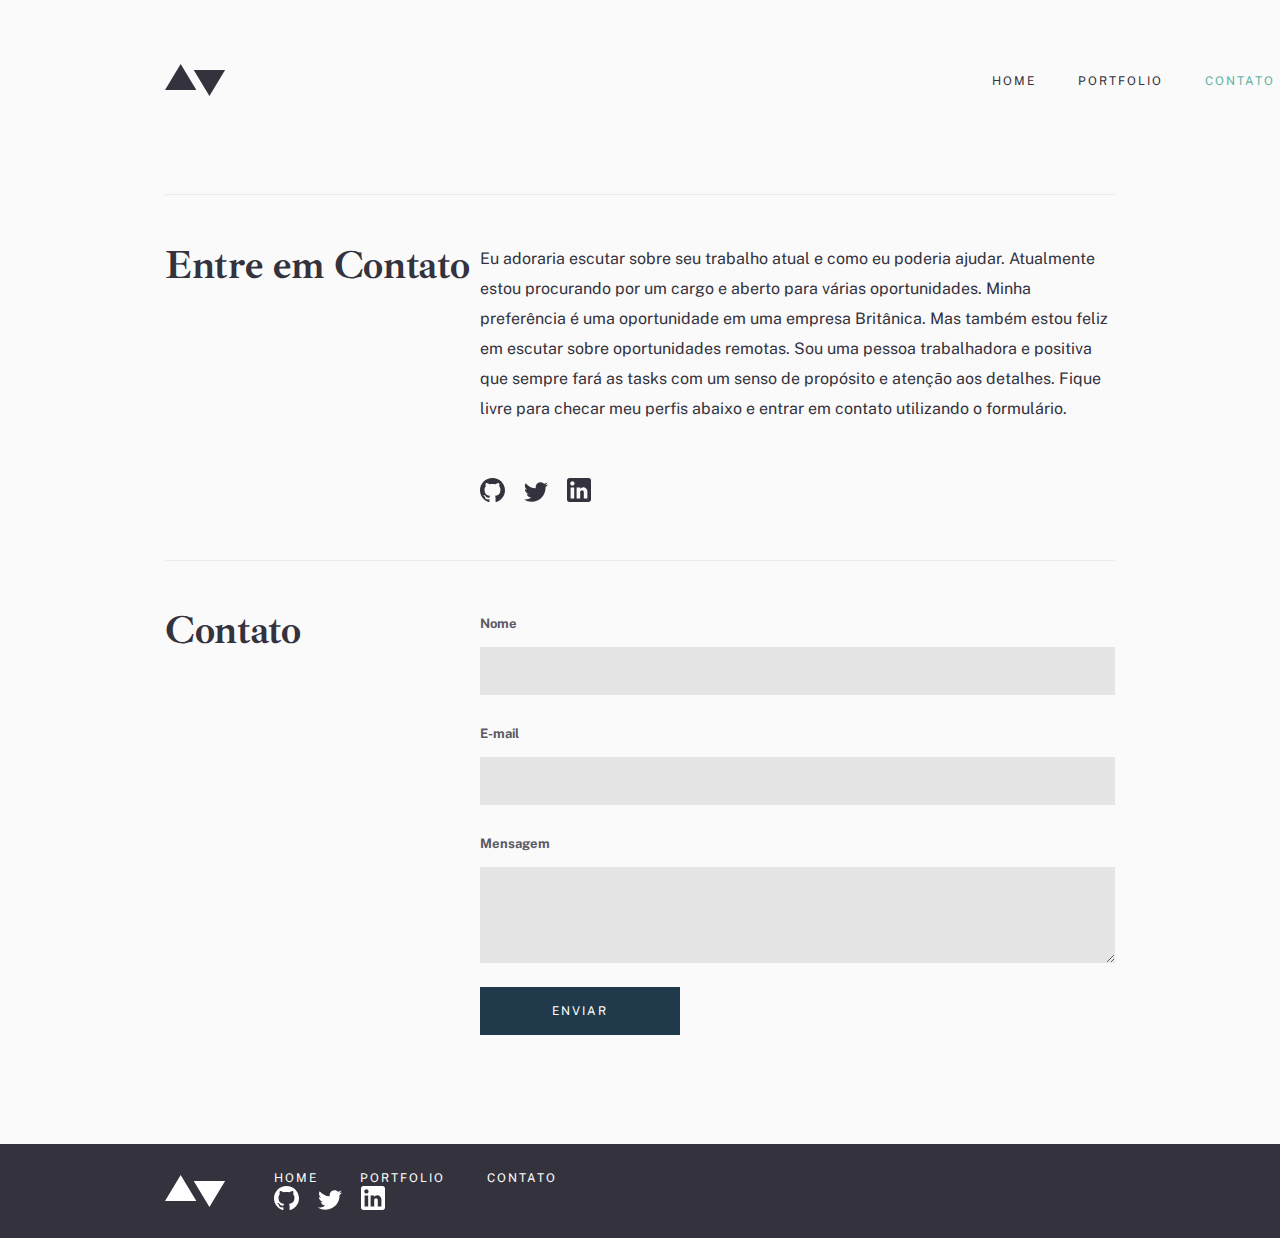
<file: pages/contato/index.html>
<!DOCTYPE html>
<html lang="pt">

<head>
  <meta charset="UTF-8">
  <meta name="viewport" content="width=device-width, initial-scale=1.0">
  <link rel="preconnect" href="https://fonts.googleapis.com">
  <link rel="preconnect" href="https://fonts.gstatic.com" crossorigin>
  <link href="https://fonts.googleapis.com/css2?family=Ibarra+Real+Nova:wght@400;700&family=Public+Sans&display=swap"
    rel="stylesheet">
  <link rel="stylesheet" href="../../css/global.css">
  <link rel="stylesheet" href="../contato/style.css">
  <title>Contato</title>
</head>

<body>
  <div class="container">
    <header class="header">
      <img class="header__logo" src="../../assets/logo-dark.svg" alt="logo escuro">
      <nav class="header__nav">
        <ul class="header__menu">
          <li><a class="menu__link1 preto textos1" href="../home/index.html">HOME</a></li>
          <li><a class="menu__link2 preto textos1" href="../portfolio/index.html">PORTFOLIO</a></li>
          <li><a class="ciano textos1">CONTATO</a></li>
        </ul>
      </nav>
    </header>

    <hr class="linha-topo">
    <main class="main">
      <h2 class="main__titulo preto h2">Entre em Contato</h2>
      <div class="texto">
        <p class="main__paragrafo preto textos2">Eu adoraria escutar sobre seu trabalho atual e como eu poderia ajudar.
          Atualmente estou
          procurando por um cargo e aberto para várias oportunidades. Minha preferência é uma oportunidade em uma
          empresa
          Britânica. Mas também estou feliz em escutar sobre oportunidades remotas. Sou uma pessoa trabalhadora e
          positiva
          que sempre fará as tasks com um senso de propósito e atenção aos detalhes. Fique livre para checar meu perfis
          abaixo e entrar em contato utilizando o formulário.</p>
        <img class="icone-github" src="../../assets/icons/github-dark.svg" alt="ícone github">
        <img class="icone-twitter" src="../../assets/icons/twitter-dark.svg" alt="ícone twitter">
        <img src="../../assets/icons/linkedin-dark.svg" alt="ícone linkedin">
      </div>
    </main>
    <hr>

    <section class="contato">
      <h2 class="contato__titulo preto h2">Contato</h2>
      <div class="formulario">
        <label for="formulario__nome" class="preto label">Nome</label>
        <input id="formulario__nome" class="form" type="text">
        <label for="formulario__email" class="preto label">E-mail</label>
        <input id="formulario__mensagem" class="form" type="text">
        <label for="formulario__nome" class="preto label"> Mensagem</label>
        <textarea name="mensagem" id="msg" class="form msg" cols="30" rows="10"></textarea>
        <button class="formulario-enviar__btn btn branco textos1">ENVIAR</button>
      </div>
    </section>
  </div>

  <footer class="footer">
    <img class="footer__logo" src="../../assets/logo-light.svg" alt="logo claro">
    <nav class="footer_nav">
      <ul class="footer__menu">
        <li><a class="menu__link3 branco textos1" href="../home/index.html">HOME</a></li>
        <li><a class="menu__link4 branco textos1" href="../portfolio/index.html">PORTFOLIO</a></li>
        <li><a class="menu__link5 branco textos1">CONTATO</a></li>
      </ul>
      <img class="footer_nav__github" src="../../assets/icons/github-light.svg" alt="ícone github">
      <img class="footer_nav__twitter" src="../../assets/icons/twitter-light.svg" alt="ícone twitter">
      <img src="../../assets/icons/linkedin-light.svg" alt="ícone linkedin">
    </nav>
  </footer>
</body>

</html>
</file>
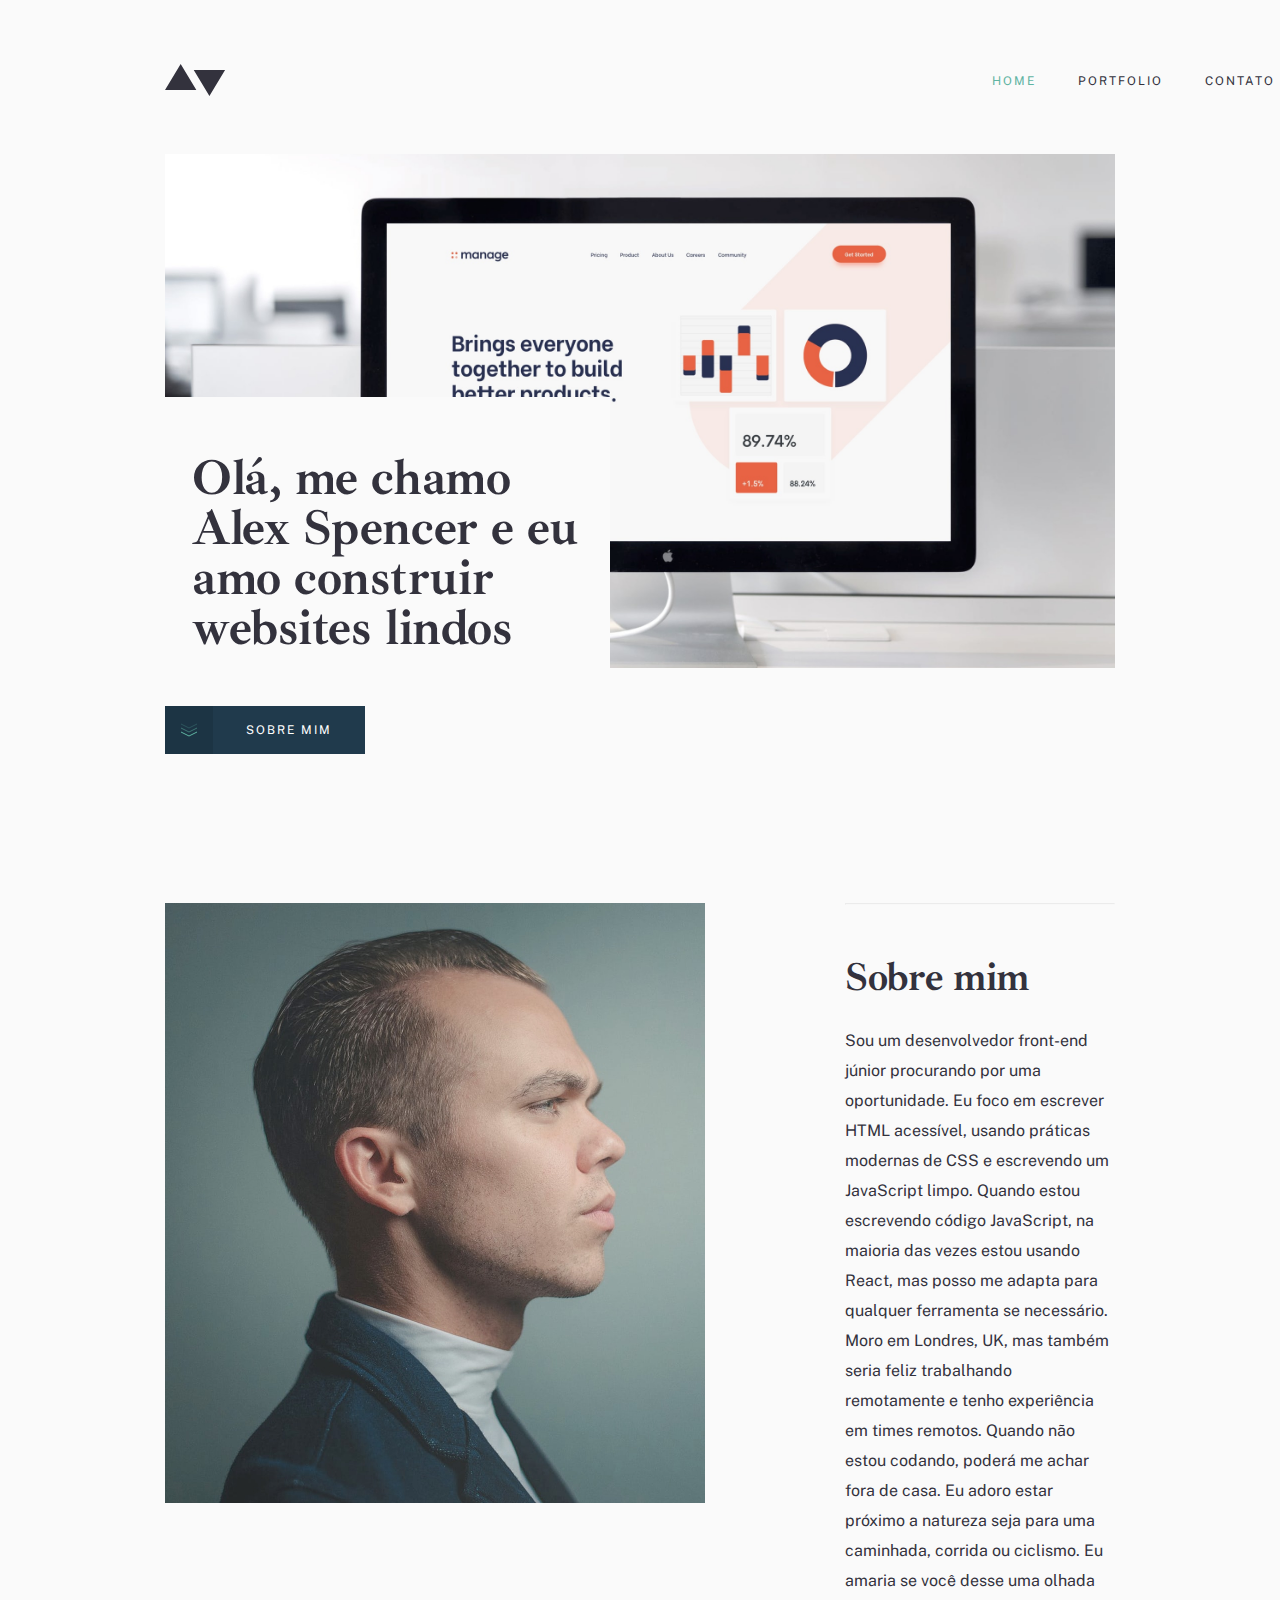
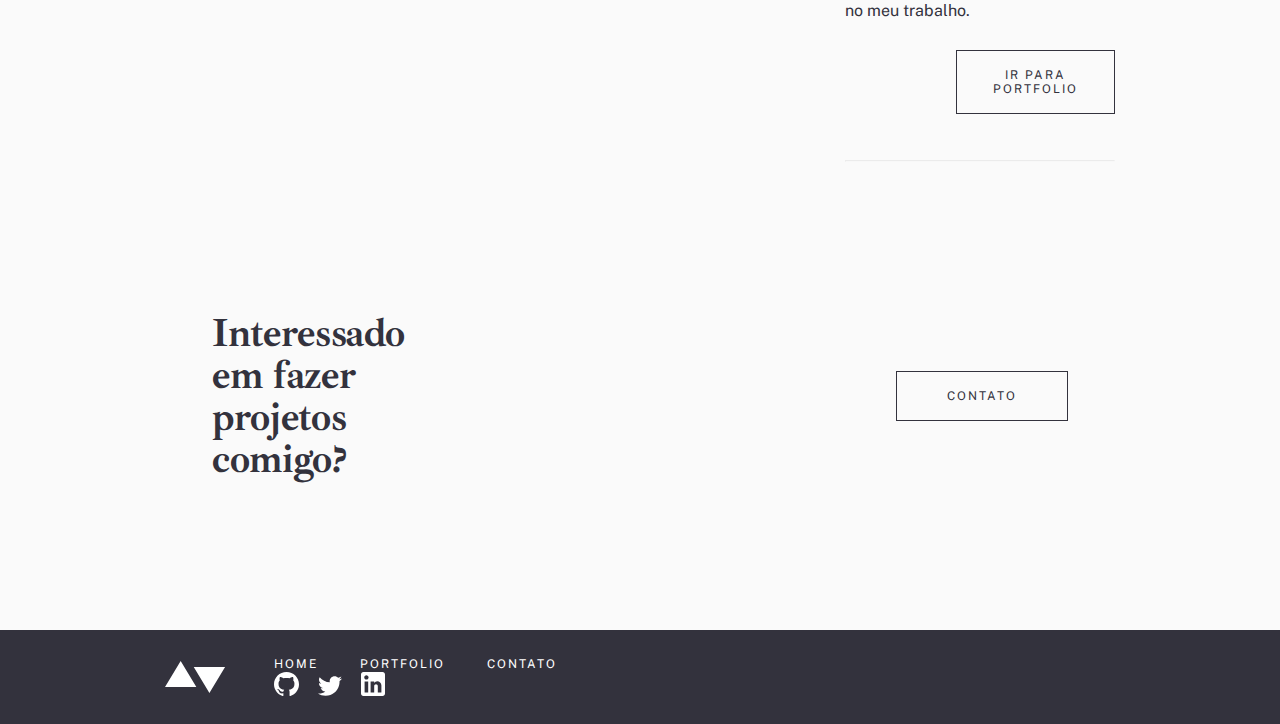
<file: pages/home/index.html>
<!DOCTYPE html>
<html lang="pt">

<head>
  <meta charset="UTF-8">
  <meta name="viewport" content="width=device-width, initial-scale=1.0">
  <link rel="preconnect" href="https://fonts.googleapis.com">
  <link rel="preconnect" href="https://fonts.gstatic.com" crossorigin>
  <link href="https://fonts.googleapis.com/css2?family=Ibarra+Real+Nova:wght@400;700&family=Public+Sans&display=swap"
    rel="stylesheet">
  <link rel="stylesheet" href="../../css/global.css">
  <link rel="stylesheet" href="../home/style.css">
  <title>Home</title>
</head>

<body>
  <div class="container">
    <header class="header">
      <img class="header__logo" src="../../assets/logo-dark.svg" alt="logo escuro">
      <nav class="header__nav">
        <ul class="header__menu">
          <li><a class="menu__link1 ciano textos1">HOME</a></li>
          <li><a class="menu__link2 preto textos1" href="../portfolio/index.html">PORTFOLIO</a></li>
          <li><a class="preto textos1" href="../contato/index.html">CONTATO</a></li>
        </ul>
      </nav>
    </header>

    <main class="hero-section">
      <div class="hero-section__info">
        <h1 class="hero-section__texto preto h1">Olá, me chamo Alex Spencer e eu amo construir websites lindos</h1>
        <a href="#sobre">
          <div class="hero-section__btn btn branco textos1">
            <div class="hero-section__seta">
            </div>
            <div class="texto">
              SOBRE
              MIM
            </div>
          </div>
        </a>
      </div>
    </main>

    <section class="sobre-section" id="sobre">
      <img class="sobre-section__foto" src="../../assets/home/image-homepage-profile.jpg" alt="foto de homem">
      <div class="sobre-texto">
        <hr>
        <h1 class="sobre-texto__titulo preto h2">Sobre mim</h1>
        <p class="sobre-texto__paragrafo preto textos2">Sou um desenvolvedor front-end júnior procurando por uma
          oportunidade.
          Eu foco em escrever
          HTML acessível,
          usando práticas modernas de CSS e escrevendo um JavaScript limpo. Quando estou escrevendo código JavaScript,
          na
          maioria das vezes estou usando React, mas posso me adapta para qualquer ferramenta se necessário. Moro em
          Londres, UK, mas também seria feliz trabalhando remotamente e tenho experiência em times remotos. Quando não
          estou codando, poderá me achar fora de casa. Eu adoro estar próximo a natureza seja para uma caminhada,
          corrida
          ou ciclismo. Eu amaria se você desse uma olhada no meu trabalho.</p>
        <a href="../portfolio/index.html"><button class="sobre-section__btn btn preto textos1">IR PARA
            PORTFOLIO</button></a>
        <hr>
      </div>
    </section>

    <section class="contato-section">
      <h2 class="contato-section__titulo preto h2">Interessado em fazer projetos comigo?</h2>
      <a href="../contato/index.html"><button class="contato-section__btn btn preto textos1">CONTATO</button></a>
    </section>
  </div>

  <footer class="footer">
    <img class="footer__logo" src="../../assets/logo-light.svg" alt="logo claro">
    <nav class="footer_nav">
      <ul class="footer__menu">
        <li><a class="menu__link3 branco textos1">HOME</a></li>
        <li><a class="menu__link4 branco textos1" href="../portfolio/index.html">PORTFOLIO</a></li>
        <li><a class="menu__link5 branco textos1" href="../contato/index.html">CONTATO</a></li>
      </ul>
      <img class="footer_nav__github" src="../../assets/icons/github-light.svg" alt="ícone github">
      <img class="footer_nav__twitter" src="../../assets/icons/twitter-light.svg" alt="ícone twitter">
      <img src="../../assets/icons/linkedin-light.svg" alt="ícone linkedin">
    </nav>
  </footer>
</body>

</html>
</file>
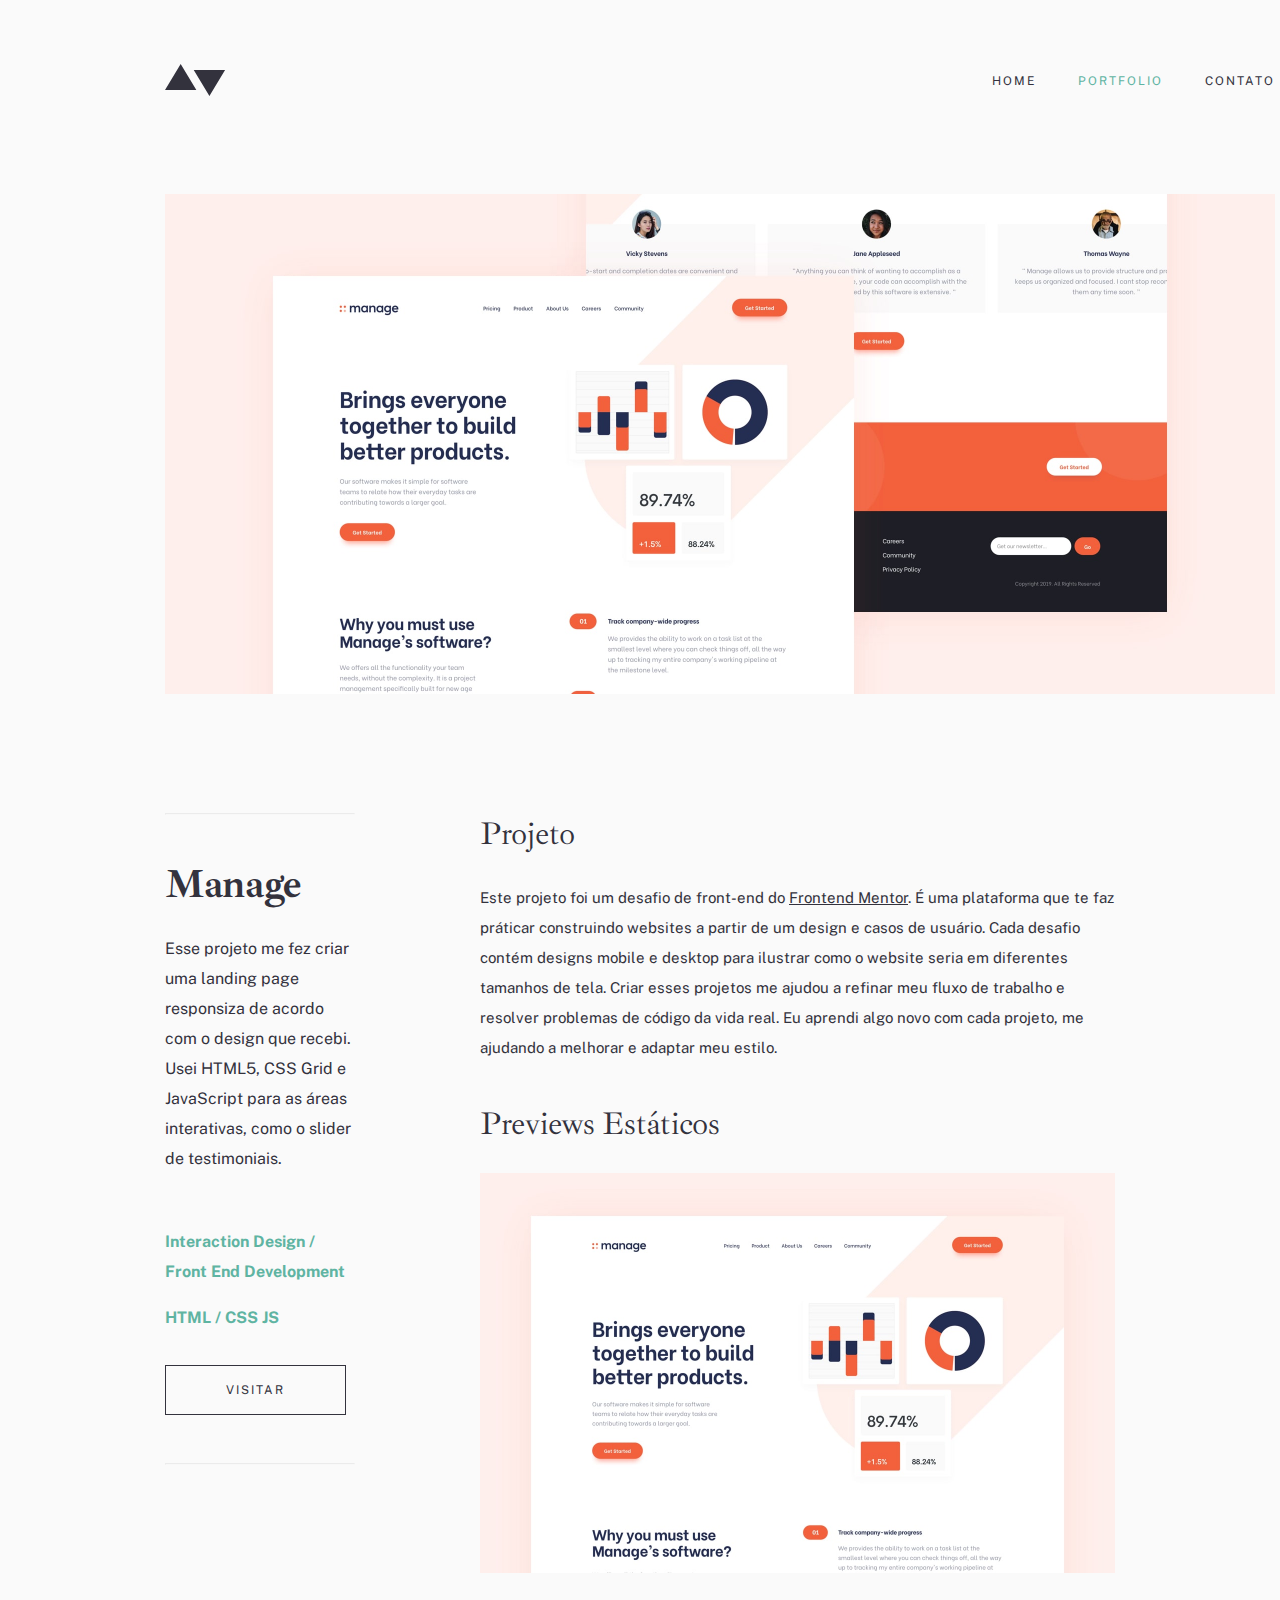
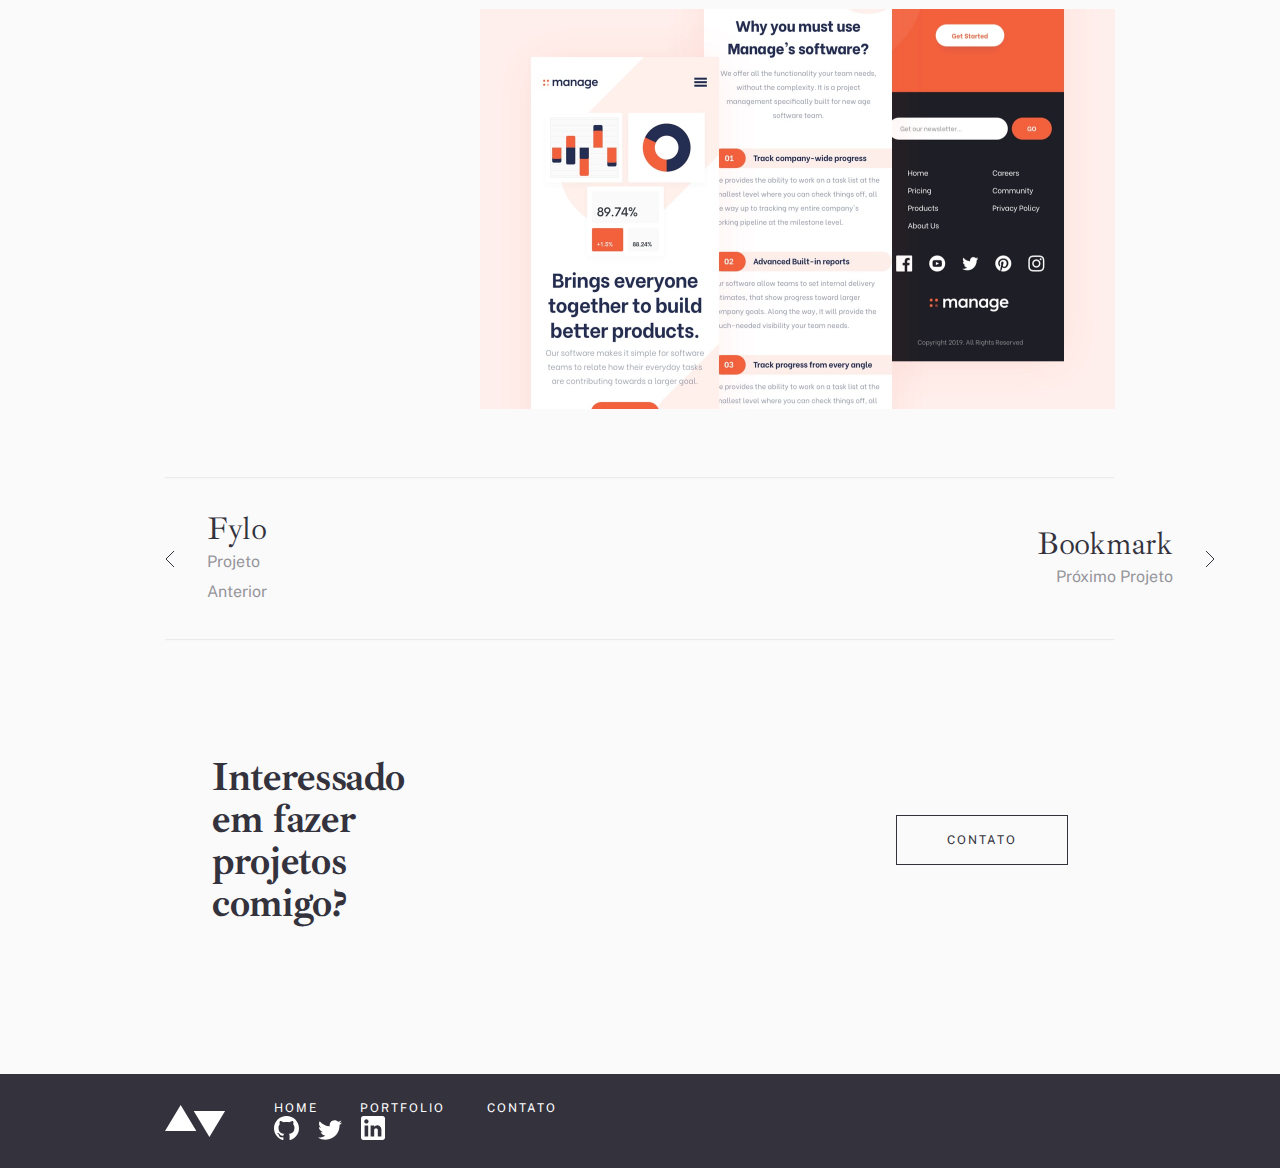
<file: pages/portfolio-01-manage/index.html>
<!DOCTYPE html>
<html lang="pt">

<head>
  <meta charset="UTF-8">
  <meta name="viewport" content="width=device-width, initial-scale=1.0">
  <link rel="preconnect" href="https://fonts.googleapis.com">
  <link rel="preconnect" href="https://fonts.gstatic.com" crossorigin>
  <link href="https://fonts.googleapis.com/css2?family=Ibarra+Real+Nova:wght@400;700&family=Public+Sans&display=swap"
    rel="stylesheet">
  <link rel="stylesheet" href="../../css/global.css">
  <link rel="stylesheet" href="../portfolio-01-manage/style.css">
  <title>Portfolio - 01 - Manage</title>
</head>

<body>
  <div class="container">
    <header class="header">
      <img class="header__logo" src="../../assets/logo-dark.svg" alt="logo escuro">
      <nav class="header__nav">
        <ul class="header__menu">
          <li><a class="menu__link1 preto textos1" href="../home/index.html">HOME</a></li>
          <li><a class="menu__link2 ciano textos1">PORTFOLIO</a></li>
          <li><a class="preto textos1" href="../contato/index.html">CONTATO</a></li>
        </ul>
      </nav>
    </header>

    <section class="manage-hero">
      <img class="manage-hero__img" src="../../assets/portfolio/manage/image-manage-hero.jpg" alt="imagem de gráficos">
    </section>

    <main class="manage-main">
      <div class="manage-main__resumo">
        <hr>
        <h1 class="manage-resumo__titulo preto h2">Manage</h1>
        <p class="manage-resumo__paragrafo preto textos2">Esse projeto me fez criar uma landing page responsiza de
          acordo com o design que recebi. Usei HTML5, CSS Grid e JavaScript para as áreas interativas, como o slider de
          testimoniais.</p>
        <p class="subtitulo">Interaction Design / Front End Development</p>
        <p class="subtitulo linguagem">HTML / CSS JS</p>
        <button class="manage-section__btn btn preto textos1">VISITAR</button>
        <hr>
      </div>

      <div class="manage-main__projeto">
        <h3 class="manage-projeto__titulo preto h3 h3-42px">Projeto</h3>
        <p class="manage-projeto__paragrafo preto textos3">Este projeto foi um desafio de front-end do <u>Frontend
            Mentor</u>. É uma
          plataforma
          que te faz práticar construindo
          websites a partir de um design e casos de usuário. Cada desafio contém designs mobile e desktop para ilustrar
          como o website seria em diferentes tamanhos de tela. Criar esses projetos me ajudou a refinar meu fluxo de
          trabalho e resolver problemas de código da vida real. Eu aprendi algo novo com cada projeto, me ajudando a
          melhorar e adaptar meu estilo.</p>
        <h3 class="manage-projeto__preview preto h3 h3-42px">Previews Estáticos</h3>

        <img class="manage-projeto__foto1" src="../../assets/portfolio/manage/image-manage-preview-1.jpg"
          alt="imagem de gráficos">
        <img class="manage-projeto__foto2" src="../../assets/portfolio/manage/image-manage-preview-2.jpg"
          alt="imagem de gráficos">
      </div>
    </main>

    <hr>
    <section class="avanca-volta">
      <img src="../../assets/icons/arrow-left.svg" alt="seta para esquerda">

      <a href="../portfolio-04-fylo/index.html"><button class="avanca-volta__btn volta-btn btn">
          <h3 class="preto h3 h3-36px">Fylo</h3>
          <div class="preto opacidade textos2 anterior">Projeto Anterior</div>
        </button></a>

      <a href="../portfolio-02-bookmark/index.html"><button class="avanca-volta__btn avanca-btn btn">
          <h3 class="preto h3 h3-36px">Bookmark</h3>
          <div class="preto opacidade textos2 proximo">Próximo Projeto</div>
        </button></a>

      <img src="../../assets/icons/arrow-right.svg" alt="seta para direita">
    </section>
    <hr>

    <section class="contato-section">
      <h2 class="contato-section__titulo preto h2">Interessado em fazer projetos comigo?</h2>
      <a href="../contato/index.html"><button class="contato-section__btn btn preto textos1">CONTATO</button></a>
    </section>
  </div>

  <footer class="footer">
    <img class="footer__logo" src="../../assets/logo-light.svg" alt="logo claro">
    <nav class="footer_nav">
      <ul class="footer__menu">
        <li><a class="menu__link3 branco textos1" href="../home/index.html">HOME</a></li>
        <li><a class="menu__link4 branco textos1">PORTFOLIO</a></li>
        <li><a class="menu__link5 branco textos1" href="../contato/index.html">CONTATO</a></li>
      </ul>
      <img class="footer_nav__github" src="../../assets/icons/github-light.svg" alt="ícone github">
      <img class="footer_nav__twitter" src="../../assets/icons/twitter-light.svg" alt="ícone twitter">
      <img src="../../assets/icons/linkedin-light.svg" alt="ícone linkedin">
    </nav>
  </footer>
</body>

</html>
</file>
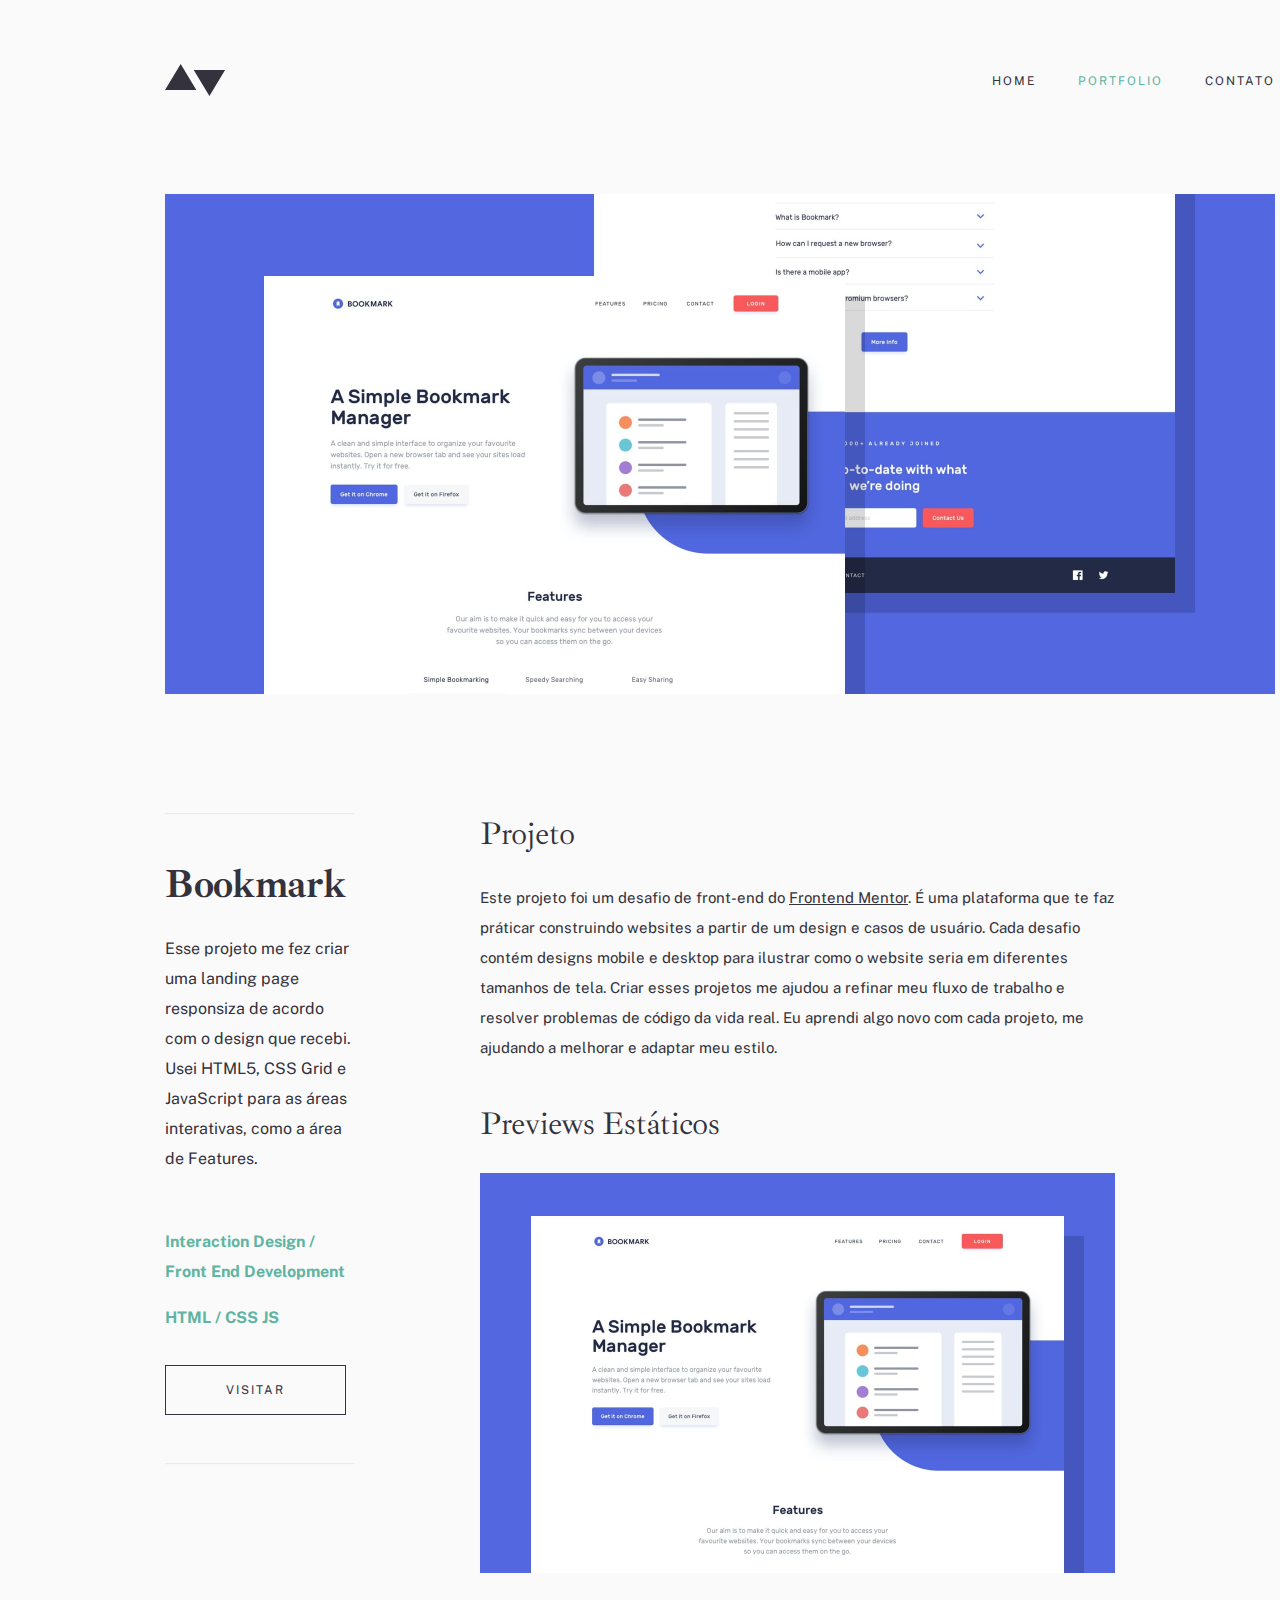
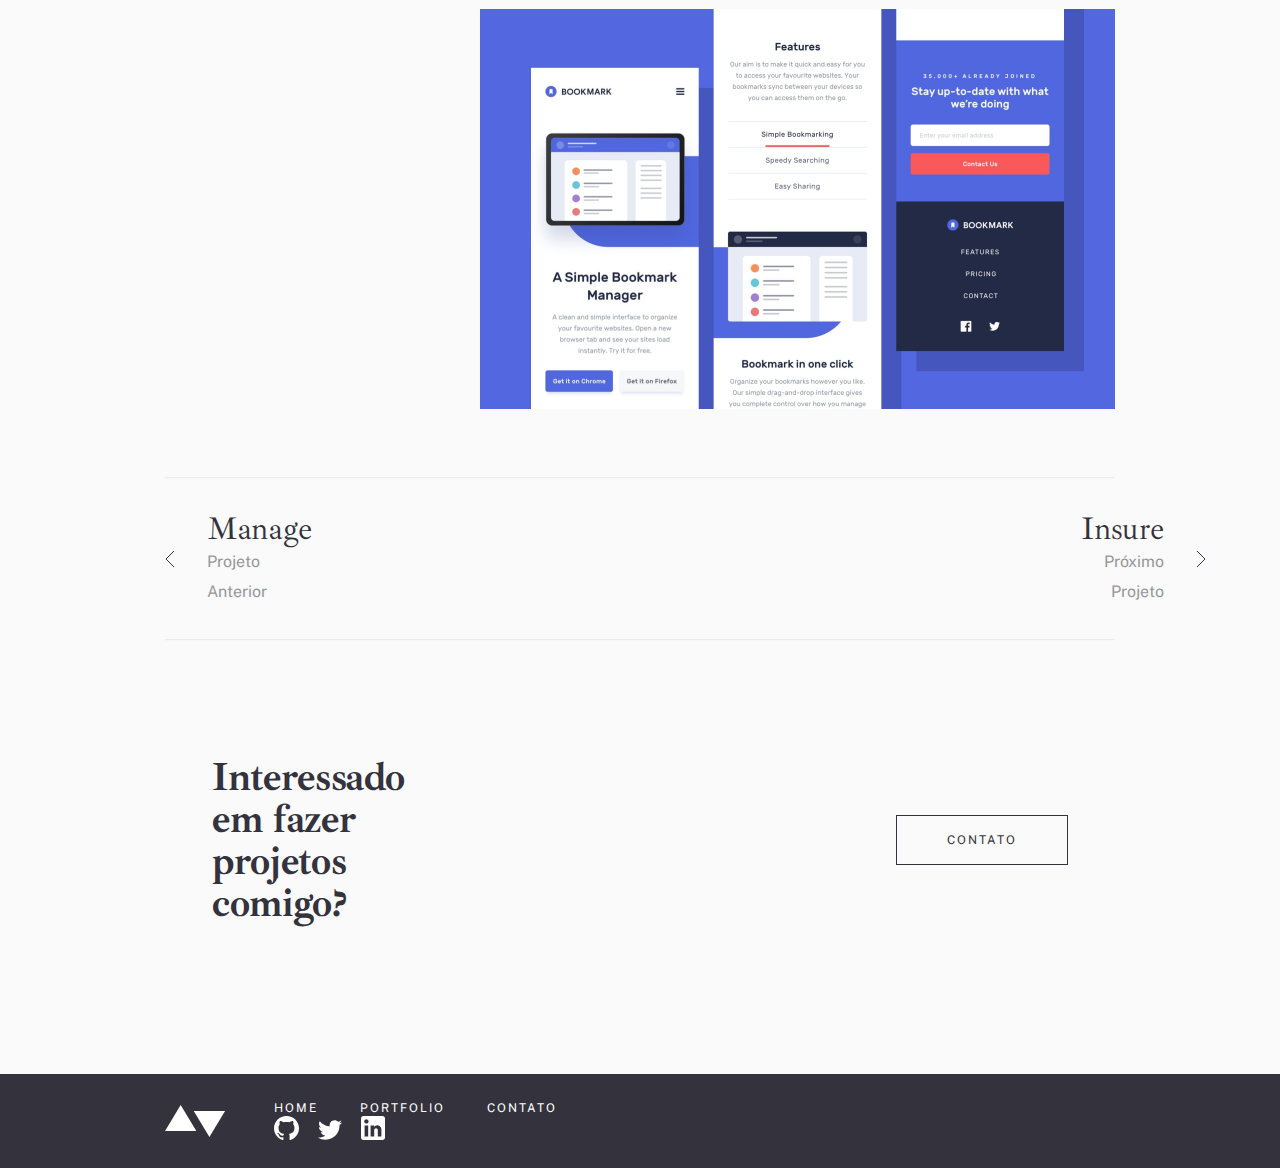
<file: pages/portfolio-02-bookmark/index.html>
<!DOCTYPE html>
<html lang="pt">

<head>
  <meta charset="UTF-8">
  <meta name="viewport" content="width=device-width, initial-scale=1.0">
  <link rel="preconnect" href="https://fonts.googleapis.com">
  <link rel="preconnect" href="https://fonts.gstatic.com" crossorigin>
  <link href="https://fonts.googleapis.com/css2?family=Ibarra+Real+Nova:wght@400;700&family=Public+Sans&display=swap"
    rel="stylesheet">
  <link rel="stylesheet" href="../../css/global.css">
  <link rel="stylesheet" href="../portfolio-02-bookmark/style.css">
  <title>Portfolio - 02 - Bookmark</title>
</head>

<body>
  <div class="container">
    <header class="header">
      <img class="header__logo" src="../../assets/logo-dark.svg" alt="logo escuro">
      <nav class="header__nav">
        <ul class="header__menu">
          <li><a class="menu__link1 preto textos1" href="../home/index.html">HOME</a></li>
          <li><a class="menu__link2 ciano textos1">PORTFOLIO</a></li>
          <li><a class="preto textos1" href="../contato/index.html">CONTATO</a></li>
        </ul>
      </nav>
    </header>

    <section class="bookmark-hero">
      <img class="bookmark-hero__img" src="../../assets/portfolio/bookmark/image-bookmark-hero.jpg"
        alt="imagem de site">
    </section>

    <main class="bookmark-main">
      <div class="bookmark-main__resumo">
        <hr>
        <h1 class="bookmark-resumo__titulo preto h2">Bookmark</h1>
        <p class="bookmark-resumo__paragrafo preto textos2">Esse projeto me fez criar uma landing page responsiza de
          acordo com o design que recebi. Usei HTML5, CSS Grid e JavaScript para as áreas interativas, como a área de
          Features.</p>
        <p class="subtitulo">Interaction Design / Front End Development</p>
        <p class="subtitulo linguagem">HTML / CSS JS</p>
        <button class="bookmark-section__btn btn preto textos1">VISITAR</button>
        <hr>
      </div>

      <div class="bookmark-main__projeto">
        <h3 class="bookmark-projeto__titulo preto h3 h3-42px">Projeto</h3>
        <p class="bookmark-projeto__paragrafo preto textos3">Este projeto foi um desafio de front-end do <u>Frontend
            Mentor</u>. É uma plataforma que te faz práticar construindo websites a partir de um design e casos de
          usuário.
          Cada desafio contém designs mobile e desktop para ilustrar como o website seria em diferentes tamanhos de
          tela. Criar esses projetos me ajudou a refinar meu fluxo de trabalho e resolver problemas de código da vida
          real. Eu aprendi algo novo com cada projeto, me ajudando a melhorar e adaptar meu estilo.</p>
        <h3 class="bookmark-projeto__preview preto h3 h3-42px">Previews Estáticos</h3>
        <img class="bookmark-projeto__foto1" src="../../assets/portfolio/bookmark/image-bookmark-preview-1.jpg"
          alt="imagem de site">
        <img class="bookmark-projeto__foto2" src="../../assets/portfolio/bookmark/image-bookmark-preview-2.jpg"
          alt="imagem de site">
      </div>
    </main>

    <hr>
    <section class="avanca-volta">
      <img src="../../assets/icons/arrow-left.svg" alt="seta para esquerda">
      <a href="../portfolio-01-manage/index.html"><button class="avanca-volta__btn volta-btn btn">
          <h3 class="preto h3 h3-36px">Manage</h3>
          <div class="preto opacidade textos2 anterior">Projeto Anterior</div>
        </button></a>
      <a href="../portfolio-03-insure/index.html"><button class="avanca-volta__btn avanca-btn btn">
          <h3 class="preto h3 h3-36px">Insure</h3>
          <div class="preto opacidade textos2 proximo">Próximo Projeto</div>
        </button></a>
      <img src="../../assets/icons/arrow-right.svg" alt="seta para direita">
    </section>
    <hr>

    <section class="contato-section">
      <h2 class="contato-section__titulo preto h2">Interessado em fazer projetos comigo?</h2>
      <a href="../contato/index.html"><button class="contato-section__btn btn preto textos1">CONTATO</button></a>
    </section>
  </div>

  <footer class="footer">
    <img class="footer__logo" src="../../assets/logo-light.svg" alt="logo claro">
    <nav class="footer_nav">
      <ul class="footer__menu">
        <li><a class="menu__link3 branco textos1" href="../home/index.html">HOME</a></li>
        <li><a class="menu__link4 branco textos1">PORTFOLIO</a></li>
        <li><a class="menu__link5 branco textos1" href="../contato/index.html">CONTATO</a></li>
      </ul>
      <img class="footer_nav__github" src="../../assets/icons/github-light.svg" alt="ícone github">
      <img class="footer_nav__twitter" src="../../assets/icons/twitter-light.svg" alt="ícone twitter">
      <img src="../../assets/icons/linkedin-light.svg" alt="ícone linkedin">
    </nav>
  </footer>
</body>

</html>
</file>
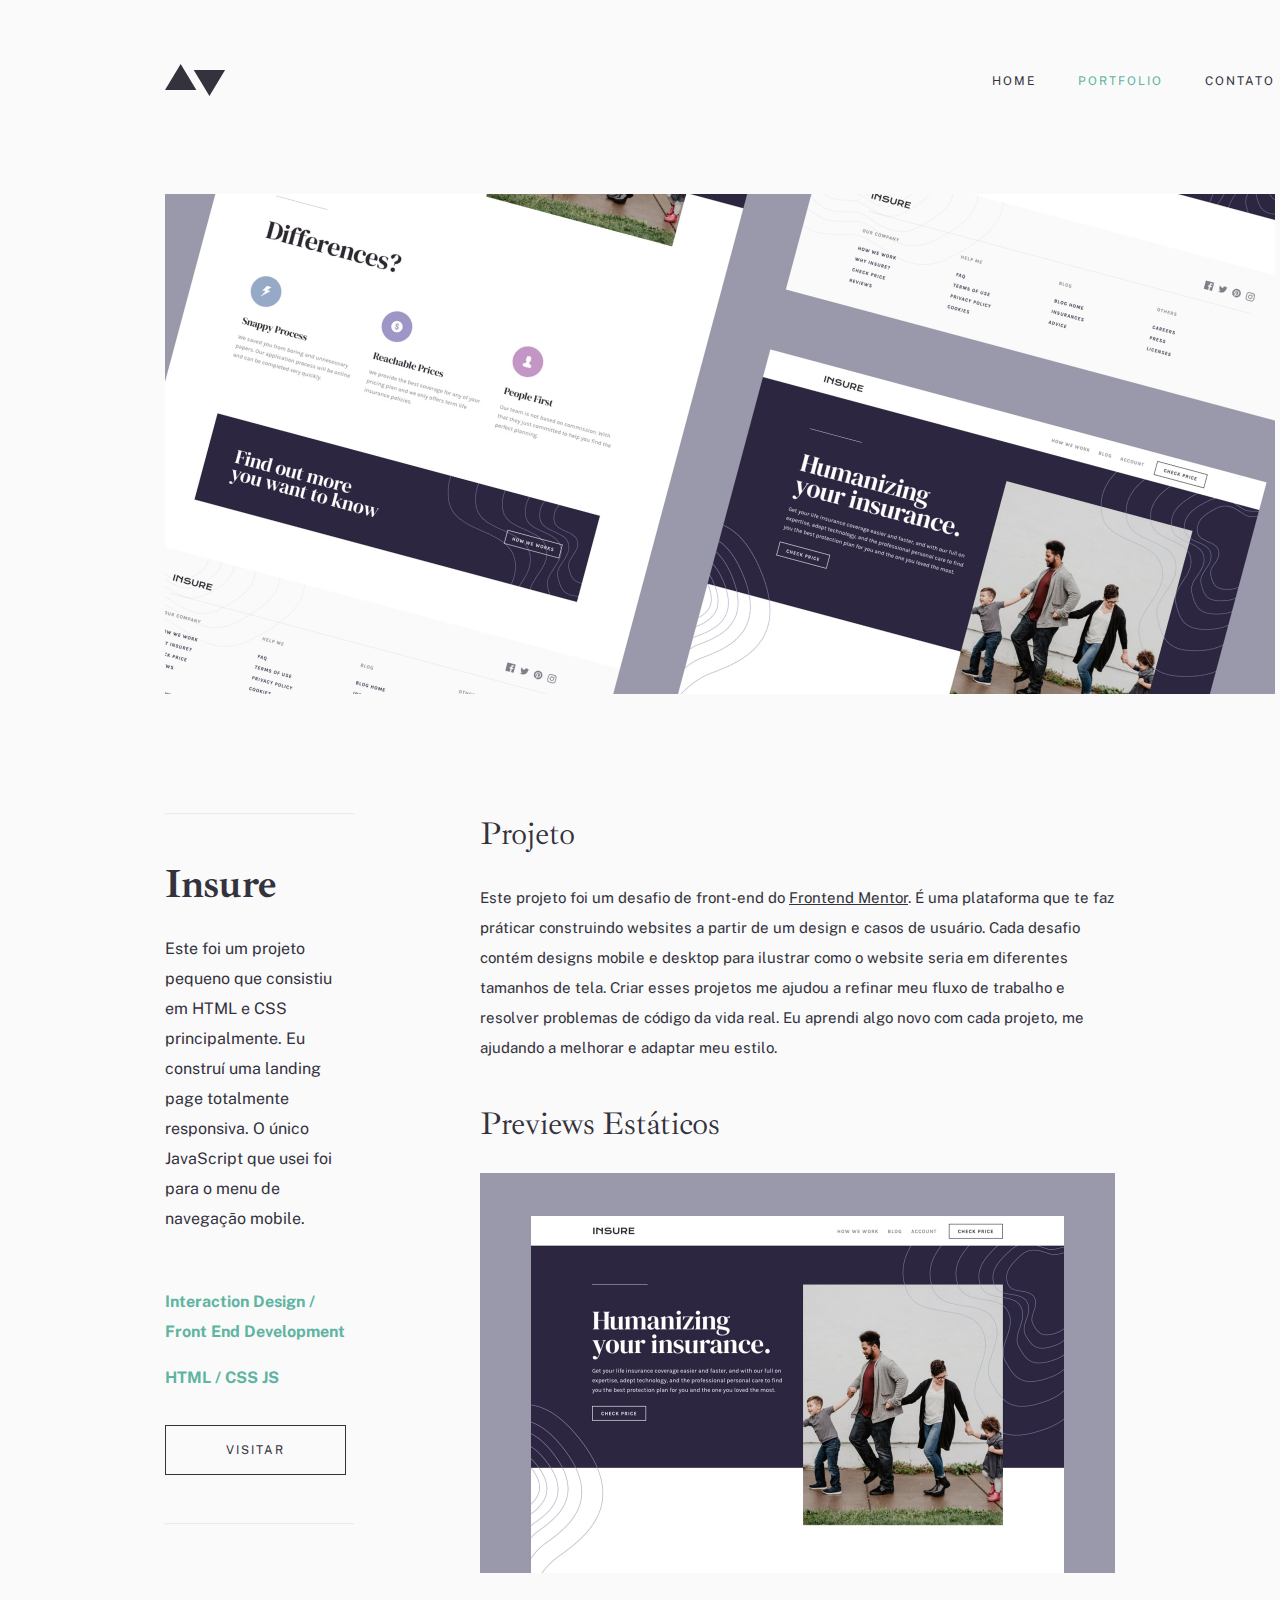
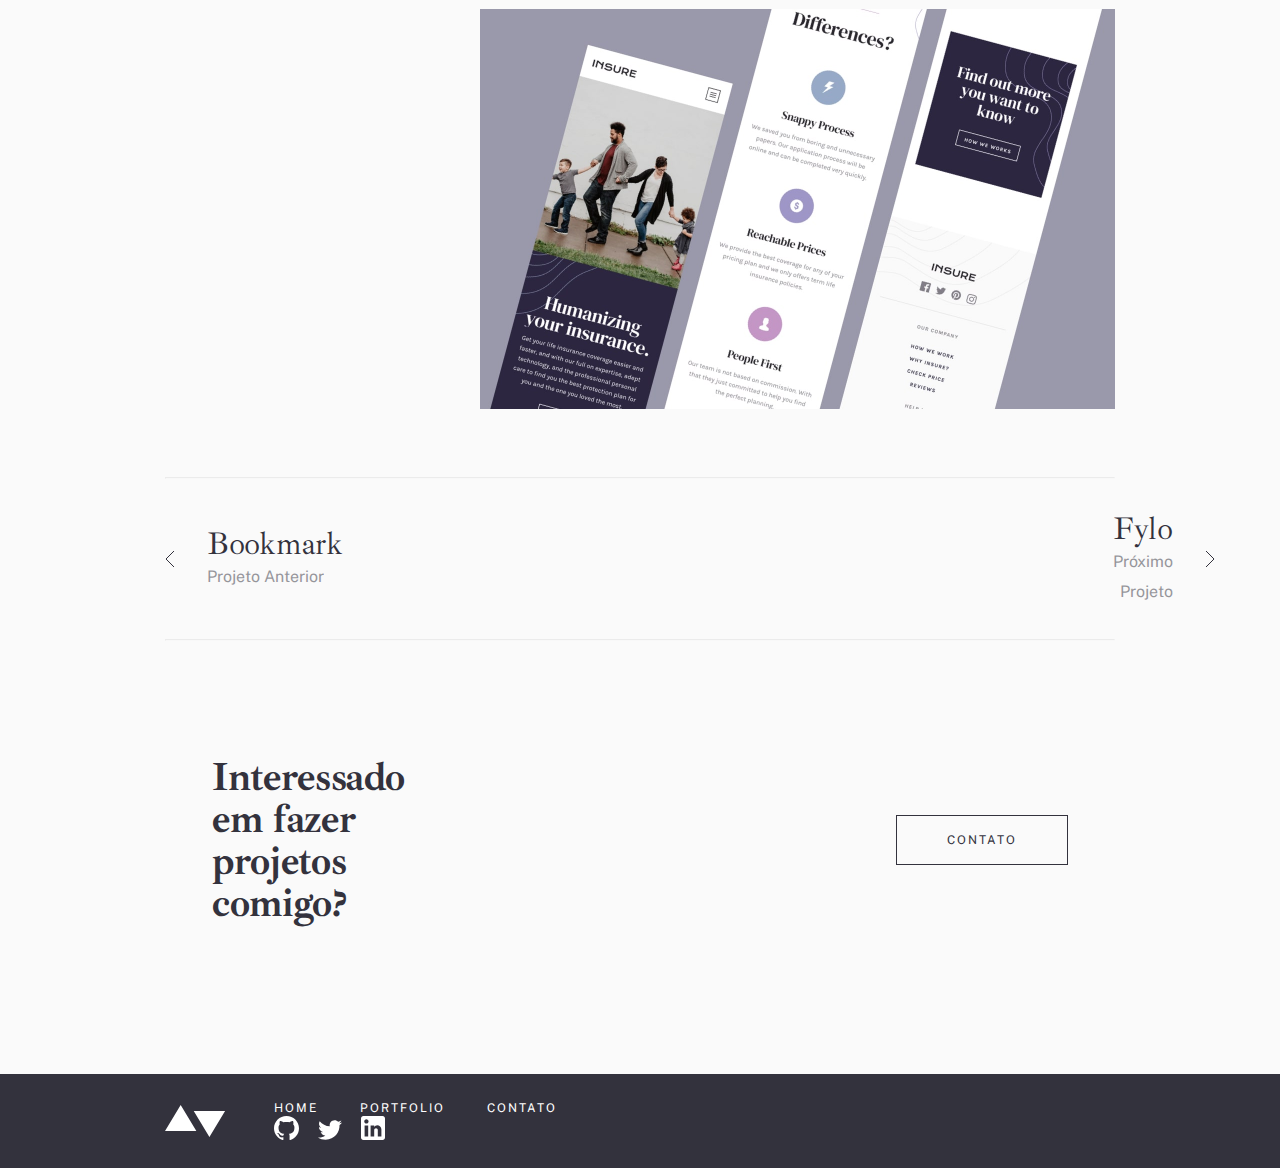
<file: pages/portfolio-03-insure/index.html>
<!DOCTYPE html>
<html lang="pt">

<head>
  <meta charset="UTF-8">
  <meta name="viewport" content="width=device-width, initial-scale=1.0">
  <link rel="preconnect" href="https://fonts.googleapis.com">
  <link rel="preconnect" href="https://fonts.gstatic.com" crossorigin>
  <link href="https://fonts.googleapis.com/css2?family=Ibarra+Real+Nova:wght@400;700&family=Public+Sans&display=swap"
    rel="stylesheet">
  <link rel="stylesheet" href="../../css/global.css">
  <link rel="stylesheet" href="../portfolio-03-insure/style.css">
  <title>Portfolio - 03 - Insure</title>
</head>

<body>
  <div class="container">
    <header class="header">
      <img class="header__logo" src="../../assets/logo-dark.svg" alt="logo escuro">
      <nav class="header__nav">
        <ul class="header__menu">
          <li><a class="menu__link1 preto textos1" href="../home/index.html">HOME</a></li>
          <li><a class="menu__link2 ciano textos1">PORTFOLIO</a></li>
          <li><a class="preto textos1" href="../contato/index.html">CONTATO</a></li>
        </ul>
      </nav>
    </header>

    <section class="insure-hero">
      <img class="insure-hero__img" src="../../assets/portfolio/insure/image-insure-hero.jpg" alt="imagem de site">
    </section>

    <main class="insure-main">
      <div class="insure-main__resumo">
        <hr>
        <h1 class="insure-resumo__titulo preto h2">Insure</h1>
        <p class="insure-resumo__paragrafo preto textos2">Este foi um projeto pequeno que consistiu em HTML e CSS
          principalmente. Eu construí uma landing page totalmente responsiva. O único JavaScript que usei foi para o
          menu de navegação mobile.</p>
        <p class="subtitulo">Interaction Design / Front End Development</p>
        <p class="subtitulo linguagem">HTML / CSS JS</p>
        <button class="insure-section__btn btn preto textos1">VISITAR</button>
        <hr>
      </div>

      <div class="insure-main__projeto">
        <h3 class="insure-projeto__titulo preto h3 h3-42px">Projeto</h3>
        <p class="insure-projeto__paragrafo preto textos3">Este projeto foi um desafio de front-end do <u>Frontend
            Mentor</u>.
          É uma plataforma que te faz práticar construindo websites a partir de um design e casos de usuário. Cada
          desafio contém designs mobile e desktop para ilustrar como o website seria em diferentes tamanhos de tela.
          Criar esses projetos me ajudou a refinar meu fluxo de trabalho e resolver problemas de código da vida real. Eu
          aprendi algo novo com cada projeto, me ajudando a melhorar e adaptar meu estilo.</p>
        <h3 class="insure-projeto__preview preto h3 h3-42px">Previews Estáticos</h3>
        <img class="insure-projeto__foto1" src="../../assets/portfolio/insure/image-insure-preview-1.jpg"
          alt="imagem de site">
        <img class="insure-projeto__foto2" src="../../assets/portfolio/insure/image-insure-preview-2.jpg"
          alt="imagem de site">
      </div>
    </main>

    <hr>
    <section class="avanca-volta">
      <img src="../../assets/icons/arrow-left.svg" alt="seta para esquerda">
      <a href="../portfolio-02-bookmark/index.html"><button class="avanca-volta__btn volta-btn btn">
          <h3 class="preto h3 h3-36px">Bookmark</h3>
          <div class="preto opacidade textos2 anterior">Projeto Anterior</div>
        </button></a>
      <a href="../portfolio-04-fylo/index.html"><button class="avanca-volta__btn avanca-btn btn">
          <h3 class="preto h3 h3-36px">Fylo</h3>
          <div class="preto opacidade textos2 proximo">Próximo Projeto</div>
        </button></a>
      <img src="../../assets/icons/arrow-right.svg" alt="seta para direita">
    </section>
    <hr>

    <section class="contato-section">
      <h2 class="contato-section__titulo preto h2">Interessado em fazer projetos comigo?</h2>
      <a href="../contato/index.html"><button class="contato-section__btn btn preto textos1">CONTATO</button></a>
    </section>
  </div>

  <footer class="footer">
    <img class="footer__logo" src="../../assets/logo-light.svg" alt="logo claro">
    <nav class="footer_nav">
      <ul class="footer__menu">
        <li><a class="menu__link3 branco textos1" href="../home/index.html">HOME</a></li>
        <li><a class="menu__link4 branco textos1">PORTFOLIO</a></li>
        <li><a class="menu__link5 branco textos1" href="../contato/index.html">CONTATO</a></li>
      </ul>
      <img class="footer_nav__github" src="../../assets/icons/github-light.svg" alt="ícone github">
      <img class="footer_nav__twitter" src="../../assets/icons/twitter-light.svg" alt="ícone twitter">
      <img src="../../assets/icons/linkedin-light.svg" alt="ícone linkedin">
    </nav>
  </footer>
</body>

</html>
</file>
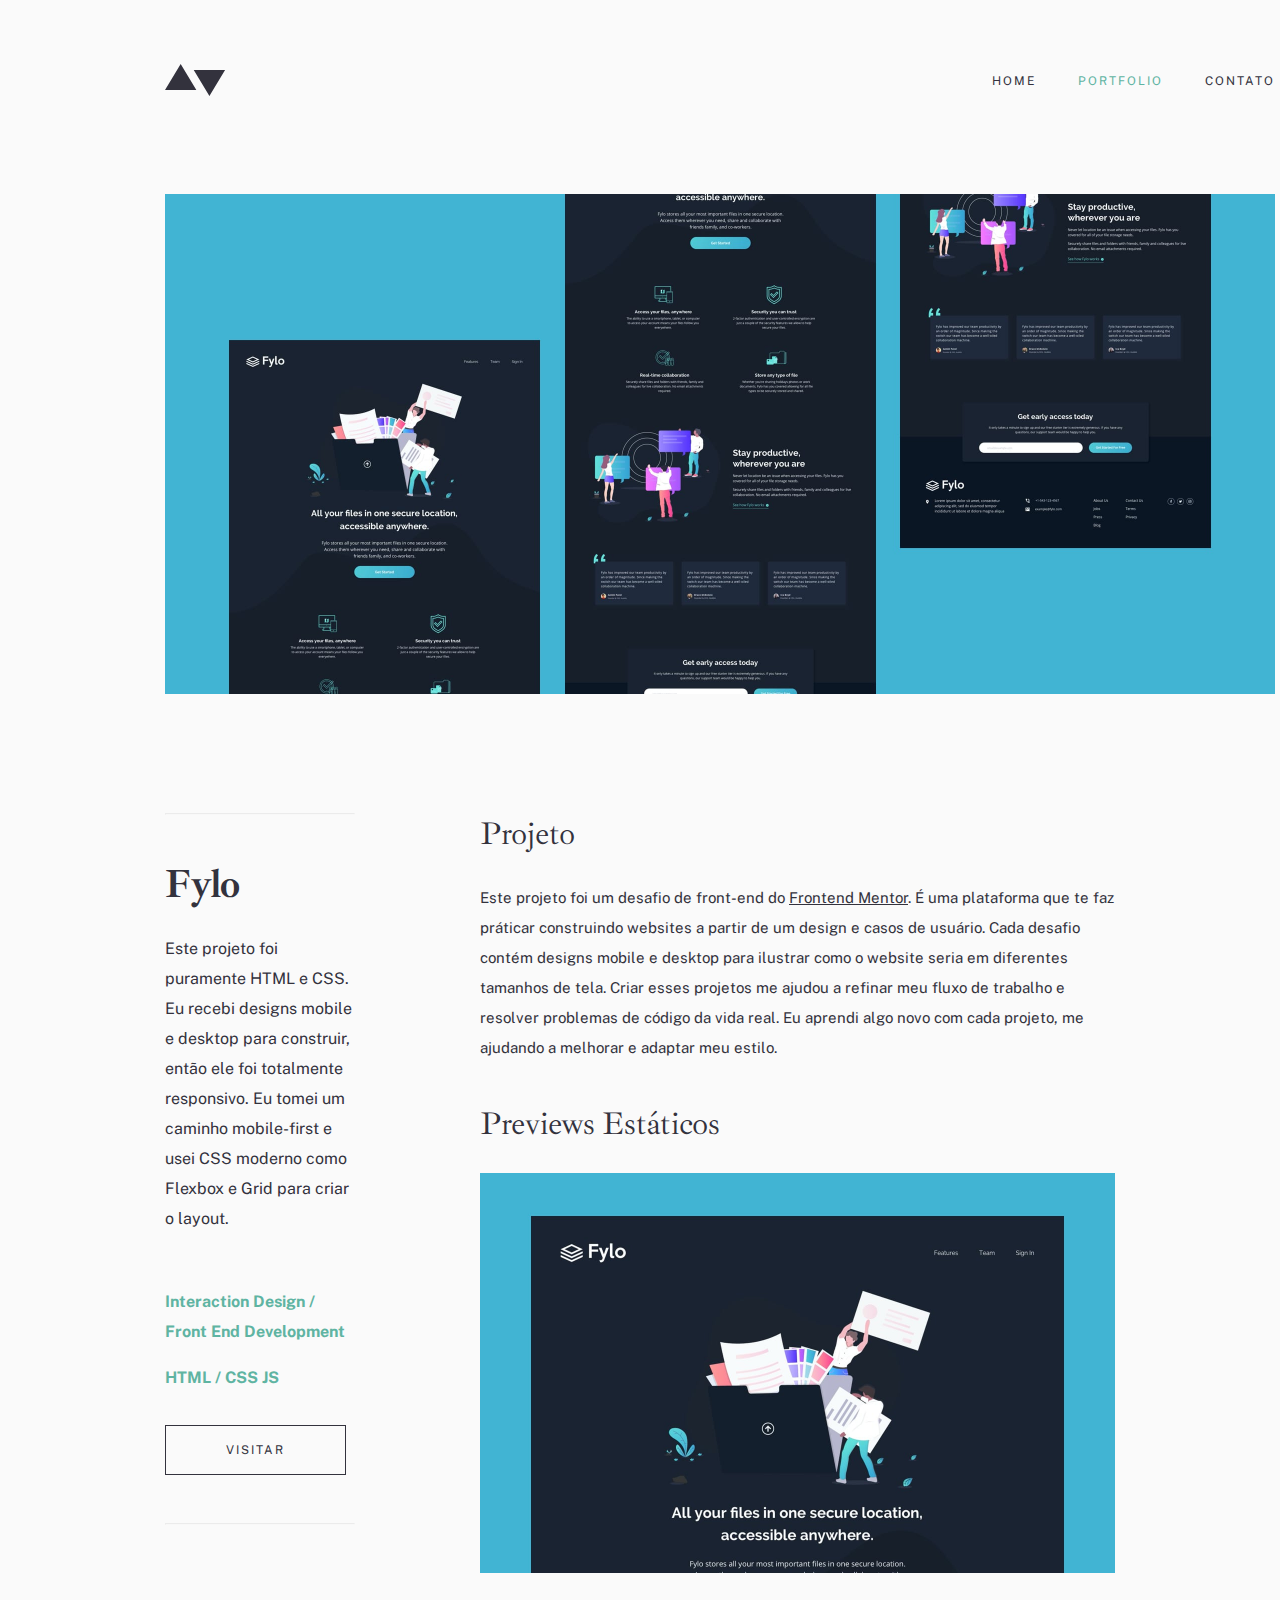
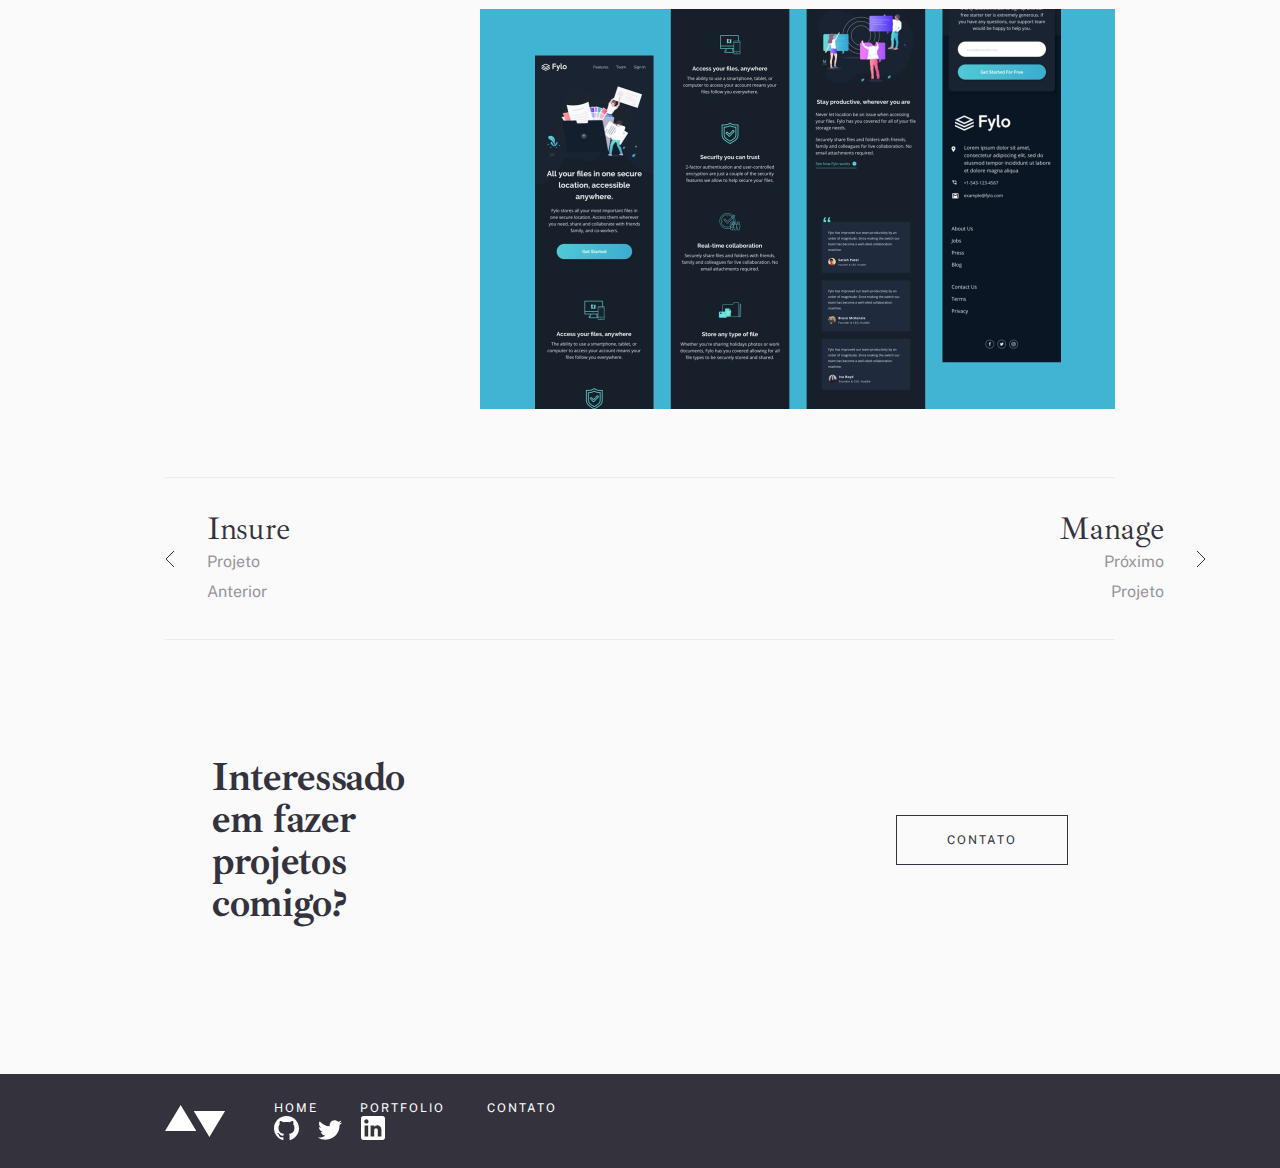
<file: pages/portfolio-04-fylo/index.html>
<!DOCTYPE html>
<html lang="pt">

<head>
  <meta charset="UTF-8">
  <meta name="viewport" content="width=device-width, initial-scale=1.0">
  <link rel="preconnect" href="https://fonts.googleapis.com">
  <link rel="preconnect" href="https://fonts.gstatic.com" crossorigin>
  <link href="https://fonts.googleapis.com/css2?family=Ibarra+Real+Nova:wght@400;700&family=Public+Sans&display=swap"
    rel="stylesheet">
  <link rel="stylesheet" href="../../css/global.css">
  <link rel="stylesheet" href="../portfolio-04-fylo/style.css">
  <title>Portfolio - 04 - Fylo</title>
</head>

<body>
  <div class="container">
    <header class="header">
      <img class="header__logo" src="../../assets/logo-dark.svg" alt="logo escuro">
      <nav class="header__nav">
        <ul class="header__menu">
          <li><a class="menu__link1 preto textos1" href="../home/index.html">HOME</a></li>
          <li><a class="menu__link2 ciano textos1">PORTFOLIO</a></li>
          <li><a class="preto textos1" href="../contato/index.html">CONTATO</a></li>
        </ul>
      </nav>
    </header>

    <section class="fylo-hero">
      <img class="fylo-hero__img" src="../../assets/portfolio/fylo/image-fylo-hero.jpg" alt="imagem de site">
    </section>

    <main class="fylo-main">
      <div class="fylo-main__resumo">
        <hr>
        <h1 class="fylo-resumo__titulo preto h2">Fylo</h1>
        <p class="fylo-resumo__paragrafo preto textos2">Este projeto foi puramente HTML e CSS. Eu recebi designs mobile
          e desktop para construir, então ele foi totalmente responsivo. Eu tomei um caminho mobile-first e usei CSS
          moderno como Flexbox e Grid para criar o layout.</p>
        <p class="subtitulo">Interaction Design / Front End Development</p>
        <p class="subtitulo linguagem">HTML / CSS JS</p>
        <button class="fylo-section__btn btn preto textos1">VISITAR</button>
        <hr>
      </div>

      <div class="fylo-main__projeto">
        <h3 class="fylo-projeto__titulo preto h3 h3-42px">Projeto</h3>
        <p class="fylo-projeto__paragrafo preto textos3">Este projeto foi um desafio de front-end do <u>Frontend
            Mentor</u>. É uma plataforma que te faz práticar construindo websites a partir de um design e casos de
          usuário. Cada desafio contém designs mobile e desktop para ilustrar como o website seria em diferentes
          tamanhos de tela. Criar esses projetos me ajudou a refinar meu fluxo de trabalho e resolver problemas de
          código da vida real. Eu aprendi algo novo com cada projeto, me ajudando a melhorar e adaptar meu estilo.</p>
        <h3 class="fylo-projeto__preview preto h3 h3-42px">Previews Estáticos</h3>
        <img class="fylo-projeto__foto1" src="../../assets/portfolio/fylo/image-fylo-preview-1.jpg"
          alt="imagem de site">
        <img class="fylo-projeto__foto2" src="../../assets/portfolio/fylo/image-fylo-preview-2.jpg"
          alt="imagem de site">
      </div>
    </main>

    <hr>
    <section class="avanca-volta">
      <img src="../../assets/icons/arrow-left.svg" alt="seta para esquerda">
      <a href="../portfolio-03-insure/index.html"><button class="avanca-volta__btn volta-btn btn">
          <h3 class="preto h3 h3-36px">Insure</h3>
          <div class="preto opacidade textos2 anterior">Projeto Anterior</div>
        </button></a>
      <a href="../portfolio-01-manage/index.html"><button class="avanca-volta__btn avanca-btn btn">
          <h3 class="preto h3 h3-36px">Manage</h3>
          <div class="preto opacidade textos2 proximo">Próximo Projeto</div>
        </button></a>
      <img src="../../assets/icons/arrow-right.svg" alt="seta para direita">
    </section>
    <hr>

    <section class="contato-section">
      <h2 class="contato-section__titulo preto h2">Interessado em fazer projetos comigo?</h2>
      <a href="../contato/index.html"><button class="contato-section__btn btn preto textos1">CONTATO</button></a>
    </section>
  </div>

  <footer class="footer">
    <img class="footer__logo" src="../../assets/logo-light.svg" alt="logo claro">
    <nav class="footer_nav">
      <ul class="footer__menu">
        <li><a class="menu__link3 branco textos1" href="../home/index.html">HOME</a></li>
        <li><a class="menu__link4 branco textos1">PORTFOLIO</a></li>
        <li><a class="menu__link5 branco textos1" href="../contato/index.html">CONTATO</a></li>
      </ul>
      <img class="footer_nav__github" src="../../assets/icons/github-light.svg" alt="ícone github">
      <img class="footer_nav__twitter" src="../../assets/icons/twitter-light.svg" alt="ícone twitter">
      <img src="../../assets/icons/linkedin-light.svg" alt="ícone linkedin">
    </nav>
  </footer>
</body>

</html>
</file>
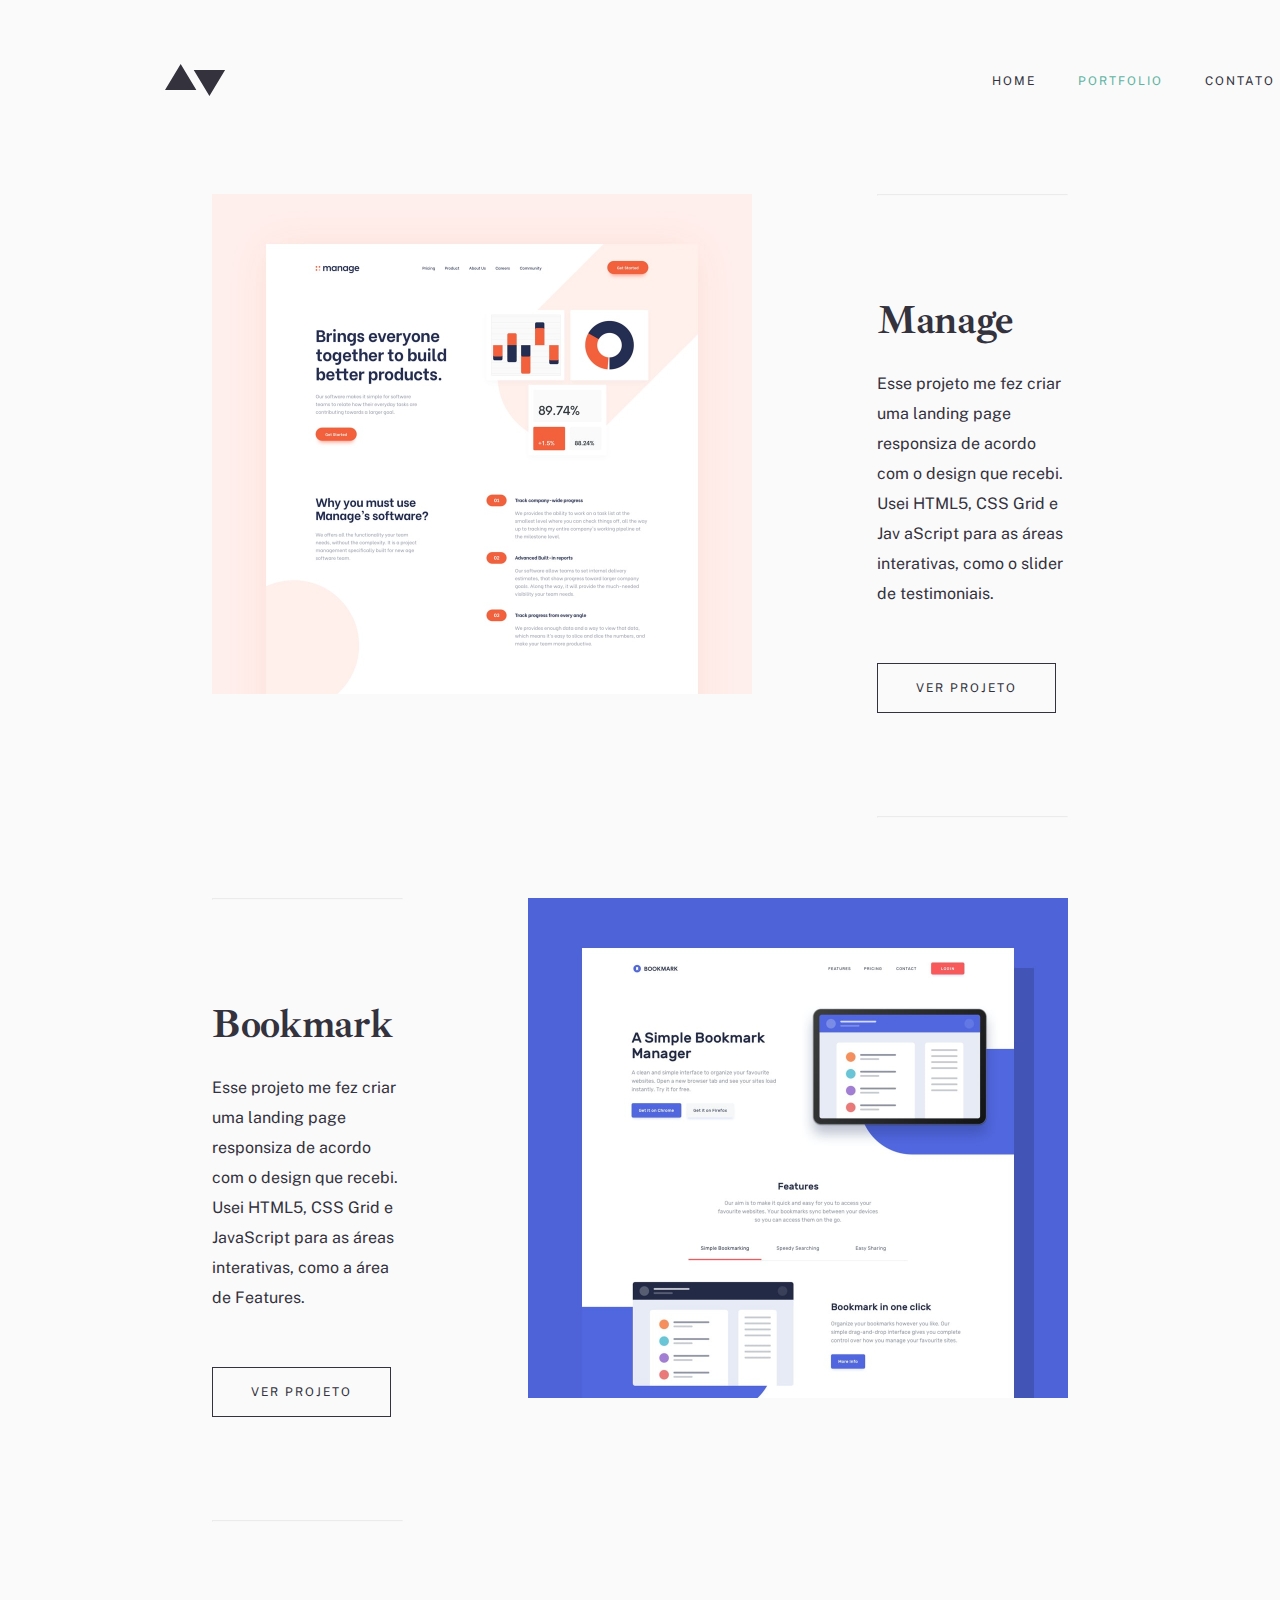
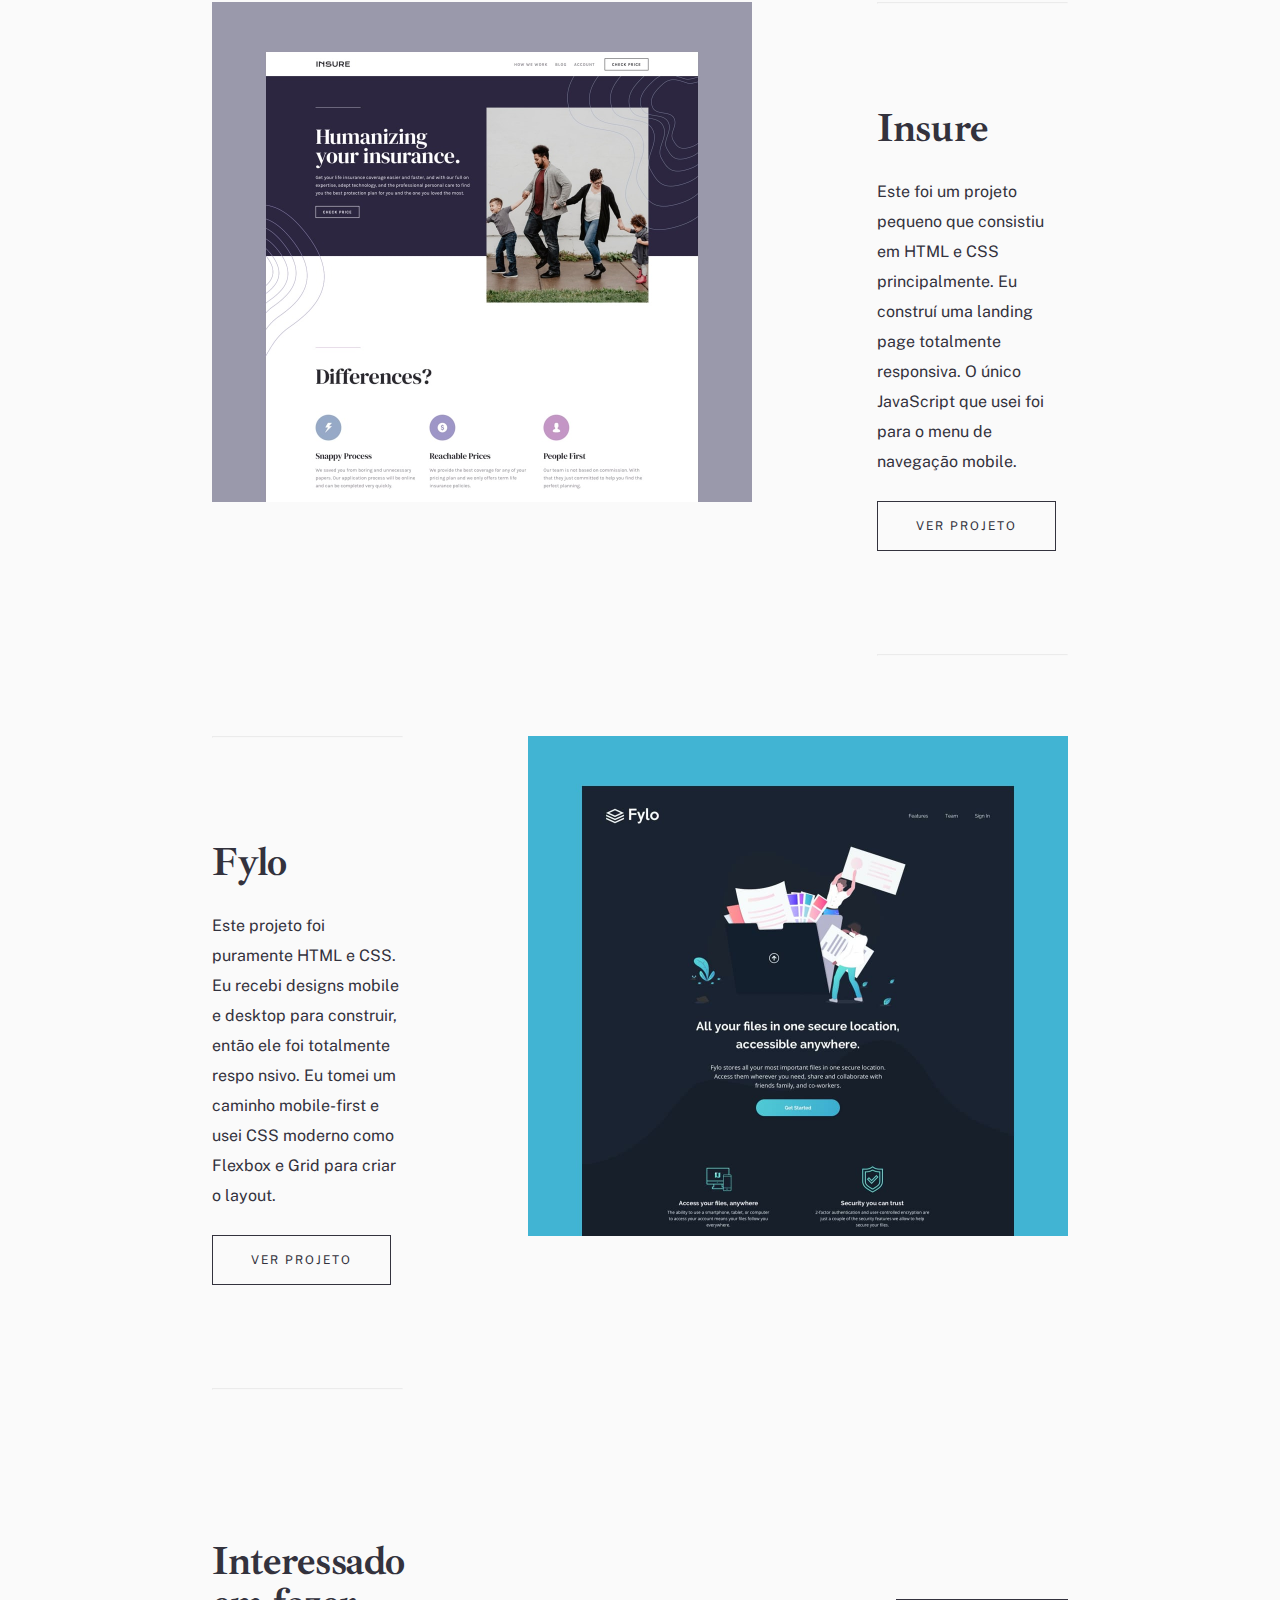
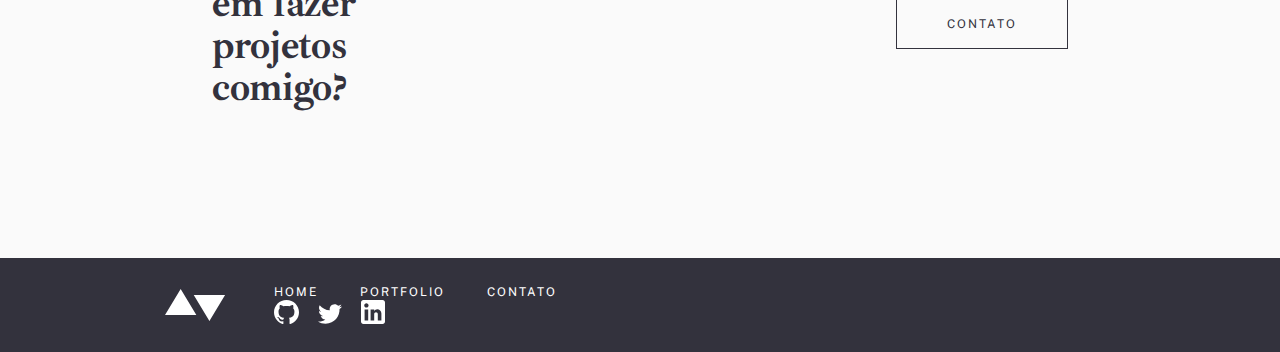
<file: pages/portfolio/index.html>
<!DOCTYPE html>
<html lang="pt">

<head>
  <meta charset="UTF-8">
  <meta name="viewport" content="width=device-width, initial-scale=1.0">
  <link rel="preconnect" href="https://fonts.googleapis.com">
  <link rel="preconnect" href="https://fonts.gstatic.com" crossorigin>
  <link href="https://fonts.googleapis.com/css2?family=Ibarra+Real+Nova:wght@400;700&family=Public+Sans&display=swap"
    rel="stylesheet">
  <link rel="stylesheet" href="../../css/global.css">
  <link rel="stylesheet" href="../portfolio/style.css">
  <title>Portfolio</title>
</head>

<body>
  <div class="container">
    <header class="header">
      <img class="header__logo" src="../../assets/logo-dark.svg" alt="logo escuro">
      <nav class="header__nav">
        <ul class="header__menu">
          <li><a class="menu__link1 preto textos1" href="../home/index.html">HOME</a></li>
          <li><a class="menu__link2 ciano textos1">PORTFOLIO</a></li>
          <li><a class="preto textos1" href="../contato/index.html">CONTATO</a></li>
        </ul>
      </nav>
    </header>

    <section class="manage-section">
      <img class="manage-section__foto" src="../../assets/portfolio/manage/image-portfolio-manage.jpg"
        alt="imagem de gráficos">
      <div class="manage-texto">
        <hr>
        <h1 class="manage-texto__titulo preto h2">Manage</h1>
        <p class="manage-texto__paragrafo preto textos2">Esse projeto me fez criar uma landing page responsiza de acordo
          com o design que recebi. Usei HTML5, CSS Grid e Jav aScript para as áreas interativas, como o slider de
          testimoniais.</p>
        <a href="../portfolio-01-manage/index.html"><button class="manage-section__btn btn preto textos1">VER
            PROJETO</button></a>
        <hr>
      </div>
    </section>

    <section class="bookmark-section">
      <div class="bookmark-texto">
        <hr>
        <h1 class="bookmark-texto__titulo preto h2">Bookmark</h1>
        <p class="bookmark-texto__paragrafo preto textos2">Esse projeto me fez criar uma landing page responsiza de
          acordo com o design que recebi. Usei HTML5, CSS Grid e JavaScript para as áreas interativas, como a área de
          Features.</p>
        <a href="../portfolio-02-bookmark/index.html"><button class="bookmark-section__btn btn preto textos1">VER
            PROJETO</button></a>
        <hr>
      </div>
      <img class="bookmark-section__foto" src="../../assets/portfolio/bookmark/image-portfolio-bookmark.jpg"
        alt="imagem de site">
    </section>

    <section class="insure-section">
      <img class="insure-section__foto" src="../../assets/portfolio/insure/image-portfolio-insure.jpg"
        alt="imagem de site">
      <div class="insure-texto">
        <hr>
        <h1 class="insure-texto__titulo preto h2">Insure</h1>
        <p class="insure-texto__paragrafo preto textos2">Este foi um projeto pequeno que consistiu em HTML e CSS
          principalmente. Eu construí uma landing page totalmente responsiva. O único JavaScript que usei foi para o
          menu de navegação mobile.</p>
        <a href="../portfolio-03-insure/index.html"><button class="insure-section__btn btn preto textos1">VER
            PROJETO</button></a>
        <hr>
      </div>
    </section>

    <section class="fylo-section">
      <div class="bookmark-texto">
        <hr>
        <h1 class="fylo-texto__titulo preto h2">Fylo</h1>
        <p class="fylo-texto__paragrafo preto textos2">Este projeto foi puramente HTML e CSS. Eu recebi designs mobile e
          desktop para construir, então ele foi totalmente respo nsivo. Eu tomei um caminho mobile-first e usei CSS
          moderno como Flexbox e Grid para criar o layout.</p>
        <a href="../portfolio-04-fylo/index.html"><button class="fylo-section__btn btn preto textos1">VER
            PROJETO</button></a>
        <hr>
      </div>
      <img class="fylo-section__foto" src="../../assets/portfolio/fylo/image-portfolio-fylo.jpg" alt="imagem de site">
    </section>

    <section class="contato-section">
      <h2 class="contato-section__titulo preto h2">Interessado em fazer projetos comigo?</h2>
      <a href="../contato/index.html"><button class="contato-section__btn btn preto textos1">CONTATO</button></a>
    </section>
  </div>

  <footer class="footer">
    <img class="footer__logo" src="../../assets/logo-light.svg" alt="logo claro">
    <nav class="footer_nav">
      <ul class="footer__menu">
        <li><a class="menu__link3 branco textos1" href="../home/index.html">HOME</a></li>
        <li><a class="menu__link4 branco textos1">PORTFOLIO</a></li>
        <li><a class="menu__link5 branco textos1" href="../contato/index.html">CONTATO</a></li>
      </ul>
      <img class="footer_nav__github" src="../../assets/icons/github-light.svg" alt="ícone github">
      <img class="footer_nav__twitter" src="../../assets/icons/twitter-light.svg" alt="ícone twitter">
      <img src="../../assets/icons/linkedin-light.svg" alt="ícone linkedin">
    </nav>
  </footer>
</body>

</html>
</file>
<file: css/global.css>
* {
  margin: 0px;
  padding: 0px;
  box-sizing: border-box;
}

.ciano {
  color: #5FB4A2;
}

.azulescuro {
  color: #203A4C;
}

.preto {
  color: #33323D;
}

.branco {
  color: #FFFFFF;
}

.textos1 {
  font-family: 'Public Sans';
  font-weight: 400;
  font-size: 12px;
  line-height: 14px;
  letter-spacing: 2px;
}

.textos2 {
  font-family: 'Public Sans';
  font-weight: 400;
  font-size: 16px;
  line-height: 30px;
}

.textos3 {
  font-family: 'Public Sans';
  font-weight: 400;
  font-size: 15px;
  line-height: 30px;
}

.h1 {
  font-family: 'Ibarra Real Nova';
  font-weight: 700;
  font-size: 50px;
  line-height: 50px;
  letter-spacing: -0.446429px;
}

.h2 {
  font-family: 'Ibarra Real Nova';
  font-weight: 700;
  font-size: 40px;
  line-height: 42px;
  letter-spacing: -0.357143px;
}

.h3 {
  font-family: 'Ibarra Real Nova';
  font-weight: 400;
  font-size: 32px;
  letter-spacing: -0.285714px;
}

.h3-36px {
  line-height: 36px;
}

.h3-42px {
  line-height: 42px;
}

.subtitulo {
  font-family: 'Public Sans';
  font-weight: 700;
  font-size: 16px;
  line-height: 30px;
  color: #5FB4A2;
}

.container {
  background: #FAFAFA;
  max-width: 1440px;
  padding: 64px 165px 0 165px;
}

.header {
  display: inline-flex;
  align-items: center;
}

.header__nav {
  padding-left: 766px;
}

.header__menu {
  display: flex;
  justify-content: end;
  list-style: none;
}

.menu__link1,
.menu__link2 {
  padding-right: 42px;
}

a {
  text-decoration: none;
}

hr {
  background: #33323D;
  opacity: 0.15;
}

.contato-section {
  padding: 150px 47px;
  max-width: 1110px;
  display: inline-flex;
  align-items: center;
}

.contato-section__titulo {
  padding-right: 491px;
}

.contato-section__btn {
  padding: 17px 50px;
  background: none;
  border: 1px solid #33323D;
}

.btn:hover {
  cursor: pointer;
}

.contato-section__btn:hover {
  background: #33323D;
  color: #FAFAFA;
}

.footer {
  background: #33323D;
  padding: 24px 165px;
  max-width: 1440px;
  align-items: center;
  display: inline-flex;
}

.footer__logo {
  padding-right: 48px;
}

.footer__menu {
  display: inline-flex;
  list-style: none;
}

.menu__link3,
.menu__link4 {
  padding-right: 42px;
}

.menu__link5 {
  padding-right: 603px;
}

.footer_nav__github,
.footer_nav__twitter {
  padding-right: 15px;
}
</file>
<file: pages/contato/style.css>
.linha-topo {
  margin-top: 94px;
}

.main {
  display: flex;
  justify-content: space-between;
  padding: 48px 0 54px 0;
}

.main__paragrafo {
  max-width: 635px;
  padding-bottom: 54px;
}

.icone-github,
.icone-twitter {
  padding-right: 15px;
}

.contato {
  padding: 47px 0 109px 0;
  display: flex;
  justify-content: space-between;
}

.formulario {
  display: flex;
  flex-direction: column;
}

.label {
  font-family: 'Public Sans';
  font-style: normal;
  font-weight: 700;
  font-size: 13px;
  line-height: 30px;
  opacity: 0.8;
  padding-bottom: 8px;
}

.form {
  background: rgba(51, 50, 61, 0.1);
  border: none;
  height: 48px;
  width: 635px;
  margin-bottom: 24px;
  padding: 0 10px;
}

.form:focus {
  border: 2px solid #000000;
  outline: none;
}

.msg {
  min-height: 96px;
  max-width: 635px;
  min-width: 635px;
  padding: 10px;
}

.formulario-enviar__btn {
  padding: 17px 24px;
  width: 200px;
  background: #203A4C;
  border: none;
  justify-self: left;
}

.formulario-enviar__btn:hover {
  background: #5FB4A2;
}
</file>
<file: pages/home/style.css>
.hero-section {
  display: flex;
  height: 600px;
  margin-top: 54px;
  background: url(../../assets/home/image-homepage-hero.jpg);
  background-size: contain;
  background-repeat: no-repeat;
  align-items: flex-end;
}

.hero-section__info {
  background: #FAFAFA;
  width: 445px;
  height: 357px;
}

.hero-section__texto {
  padding: 56px 28px 53px 27px;
}

.hero-section__seta {
  height: 48px;
  width: 48px;
}

.hero-section__btn {
  display: flex;
  align-items: center;
  justify-content: space-between;
  width: 200px;
  padding-right: 33.04px;
  border: none;
  background-image: url(../../assets/icons/button-aboutme-dark.svg);
}

.hero-section__btn:hover {
  background-image: url(../../assets/icons/button-aboutme.svg);
}

.sobre-section {
  display: inline-flex;
  padding-top: 149px;
}

.sobre-section__foto {
  height: 600px;
  padding-right: 140px;
}

.sobre-texto {
  flex-direction: column;
  max-width: 430px;
}

.sobre-texto__titulo {
  padding: 51px 0 28px 0;
}

.sobre-texto__paragrafo {
  padding-bottom: 24px;
}

.sobre-section__btn {
  padding: 17px 28px;
  background: none;
  border: 1px solid #33323D;
  margin-bottom: 46px;
  margin-left: 111px;
}
</file>
<file: pages/portfolio-01-manage/style.css>
.manage-hero {
  padding: 94px 0 115px 0;
}

.manage-hero__img {
  max-width: 1110px;
}

.manage-main {
  display: flex;
}

.manage-main__resumo {
  margin-right: 125px;
}

.manage-resumo__titulo {
  padding: 48px 0 29px 0;
}

.manage-resumo__paragrafo {
  padding-bottom: 53px;
}

.linguagem {
  padding: 16px 0 32px 0;
}

.manage-section__btn {
  display: block;
  padding: 17px 60px;
  background: none;
  border: 1px solid #33323D;
  margin-bottom: 48px;
}

.manage-main__projeto {
  max-width: 635px;
}

.manage-projeto__titulo,
.manage-projeto__preview {
  padding-bottom: 28px;
}

.manage-projeto__paragrafo {
  padding-bottom: 40px;
}

.manage-projeto__foto1,
.manage-projeto__foto2 {
  width: 635px;
}

.manage-projeto__foto1 {
  padding-bottom: 32px;
}

.manage-projeto__foto2 {
  padding-bottom: 64px;
}

.contato-section {
  padding-top: 115px;
}

.avanca-volta {
  display: inline-flex;
  align-items: center;
}

.avanca-volta__btn {
  background: none;
  border: none;
  margin: 32px 0 32px 0;
}

.volta-btn {
  text-align: left;
  margin-left: 32px;
  padding-right: 770px;
}

.avanca-btn {
  text-align: right;
  margin-right: 32px;
}

.opacidade {
  opacity: 0.5;
}
</file>
<file: pages/portfolio-02-bookmark/style.css>
.bookmark-hero {
  padding: 94px 0 115px 0;
}

.bookmark-hero__img {
  max-width: 1110px;
}

.bookmark-main {
  display: flex;
}

.bookmark-main__resumo {
  margin-right: 125px;
}

.bookmark-resumo__titulo {
  padding: 48px 0 29px 0;
}

.bookmark-resumo__paragrafo {
  padding-bottom: 53px;
}

.linguagem {
  padding: 16px 0 32px 0;
}

.bookmark-section__btn {
  display: block;
  padding: 17px 60px;
  background: none;
  border: 1px solid #33323D;
  margin-bottom: 48px;
}

.bookmark-main__projeto {
  max-width: 635px;
}

.bookmark-projeto__titulo,
.bookmark-projeto__preview {
  padding-bottom: 28px;
}

.bookmark-projeto__paragrafo {
  padding-bottom: 40px;
}

.bookmark-projeto__foto1,
.bookmark-projeto__foto2 {
  width: 635px;
}

.bookmark-projeto__foto1 {
  padding-bottom: 32px;
}

.bookmark-projeto__foto2 {
  padding-bottom: 64px;
}

.contato-section {
  padding-top: 115px;
}

.avanca-volta {
  display: inline-flex;
  align-items: center;
}

.avanca-volta__btn {
  background: none;
  border: none;
  margin: 32px 0 32px 0;
}

.volta-btn {
  text-align: left;
  margin-left: 32px;
  padding-right: 770px;
}

.avanca-btn {
  text-align: right;
  margin-right: 32px;
}

.opacidade {
  opacity: 0.5;
}
</file>
<file: pages/portfolio-03-insure/style.css>
.insure-hero {
  padding: 94px 0 115px 0;
}

.insure-hero__img {
  max-width: 1110px;
}

.insure-main {
  display: flex;
}

.insure-main__resumo {
  margin-right: 125px;
}

.insure-resumo__titulo {
  padding: 48px 0 29px 0;
}

.insure-resumo__paragrafo {
  padding-bottom: 53px;
}

.linguagem {
  padding: 16px 0 32px 0;
}

.insure-section__btn {
  display: block;
  padding: 17px 60px;
  background: none;
  border: 1px solid #33323D;
  margin-bottom: 48px;
}

.insure-main__projeto {
  max-width: 635px;
}

.insure-projeto__titulo,
.insure-projeto__preview {
  padding-bottom: 28px;
}

.insure-projeto__paragrafo {
  padding-bottom: 40px;
}

.insure-projeto__foto1,
.insure-projeto__foto2 {
  width: 635px;
}

.insure-projeto__foto1 {
  padding-bottom: 32px;
}

.insure-projeto__foto2 {
  padding-bottom: 64px;
}

.contato-section {
  padding-top: 115px;
}

.avanca-volta {
  display: inline-flex;
  align-items: center;
}

.avanca-volta__btn {
  background: none;
  border: none;
  margin: 32px 0 32px 0;
}

.volta-btn {
  text-align: left;
  margin-left: 32px;
  padding-right: 770px;
}

.avanca-btn {
  text-align: right;
  margin-right: 32px;
}

.opacidade {
  opacity: 0.5;
}
</file>
<file: pages/portfolio-04-fylo/style.css>
.fylo-hero {
  padding: 94px 0 115px 0;
}

.fylo-hero__img {
  max-width: 1110px;
}

.fylo-main {
  display: flex;
}

.fylo-main__resumo {
  margin-right: 125px;
}

.fylo-resumo__titulo {
  padding: 48px 0 29px 0;
}

.fylo-resumo__paragrafo {
  padding-bottom: 53px;
}

.linguagem {
  padding: 16px 0 32px 0;
}

.fylo-section__btn {
  display: block;
  padding: 17px 60px;
  background: none;
  border: 1px solid #33323D;
  margin-bottom: 48px;
}

.fylo-main__projeto {
  max-width: 635px;
}

.fylo-projeto__titulo,
.fylo-projeto__preview {
  padding-bottom: 28px;
}

.fylo-projeto__paragrafo {
  padding-bottom: 40px;
}

.fylo-projeto__foto1,
.fylo-projeto__foto2 {
  width: 635px;
}

.fylo-projeto__foto1 {
  padding-bottom: 32px;
}

.fylo-projeto__foto2 {
  padding-bottom: 64px;
}

.contato-section {
  padding-top: 115px;
}

.avanca-volta {
  display: inline-flex;
  align-items: center;
}

.avanca-volta__btn {
  background: none;
  border: none;
  margin: 32px 0 32px 0;
}

.volta-btn {
  text-align: left;
  margin-left: 32px;
  padding-right: 770px;
}

.avanca-btn {
  text-align: right;
  margin-right: 32px;
}

.opacidade {
  opacity: 0.5;
}
</file>
<file: pages/portfolio/style.css>
.manage-section,
.bookmark-section,
.insure-section,
.fylo-section {
  display: inline-flex;
}

.manage-section {
  padding: 94px 47px 0 47px;
}

.manage-section__foto,
.insure-section__foto {
  height: 500px;
  padding-right: 125px;
}

.manage-texto,
.bookmark-texto,
.insure-texto,
.fylo-texto {
  flex-direction: column;
  max-width: 350px;
}

.manage-texto__titulo,
.bookmark-texto__titulo,
.insure-texto__titulo,
.fylo-texto__titulo {
  padding: 103px 0 28px 0;
}

.manage-texto__paragrafo,
.bookmark-texto__paragrafo {
  padding-bottom: 54px;
}

.manage-section__btn,
.bookmark-section__btn,
.insure-section__btn,
.fylo-section__btn {
  padding: 17px 38px;
  background: none;
  border: 1px solid #33323D;
  margin-bottom: 103px;
}

.bookmark-section,
.insure-section,
.fylo-section {
  padding: 80px 47px 0 47px;
}

.bookmark-section__foto,
.fylo-section__foto {
  height: 500px;
  padding-left: 125px;
}

.insure-texto__paragrafo,
.fylo-texto__paragrafo {
  padding-bottom: 24px;
}
</file>
